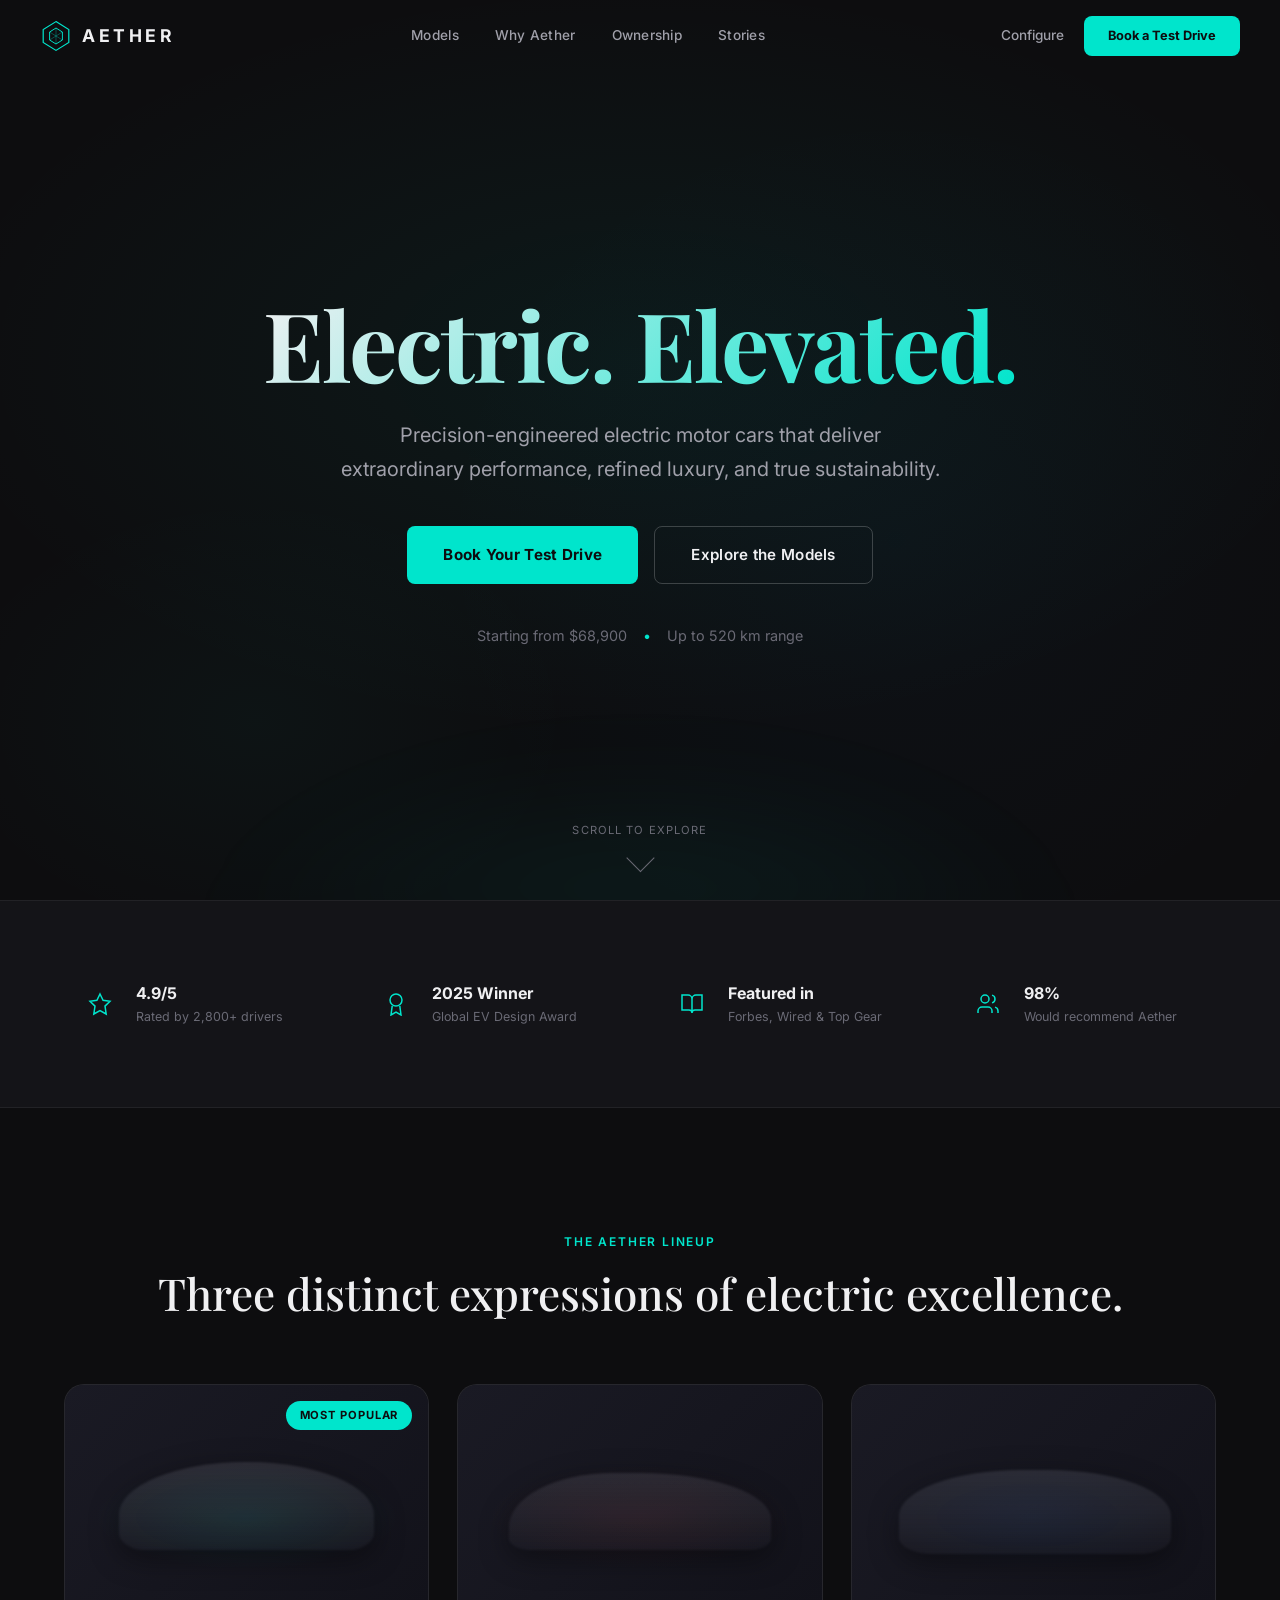
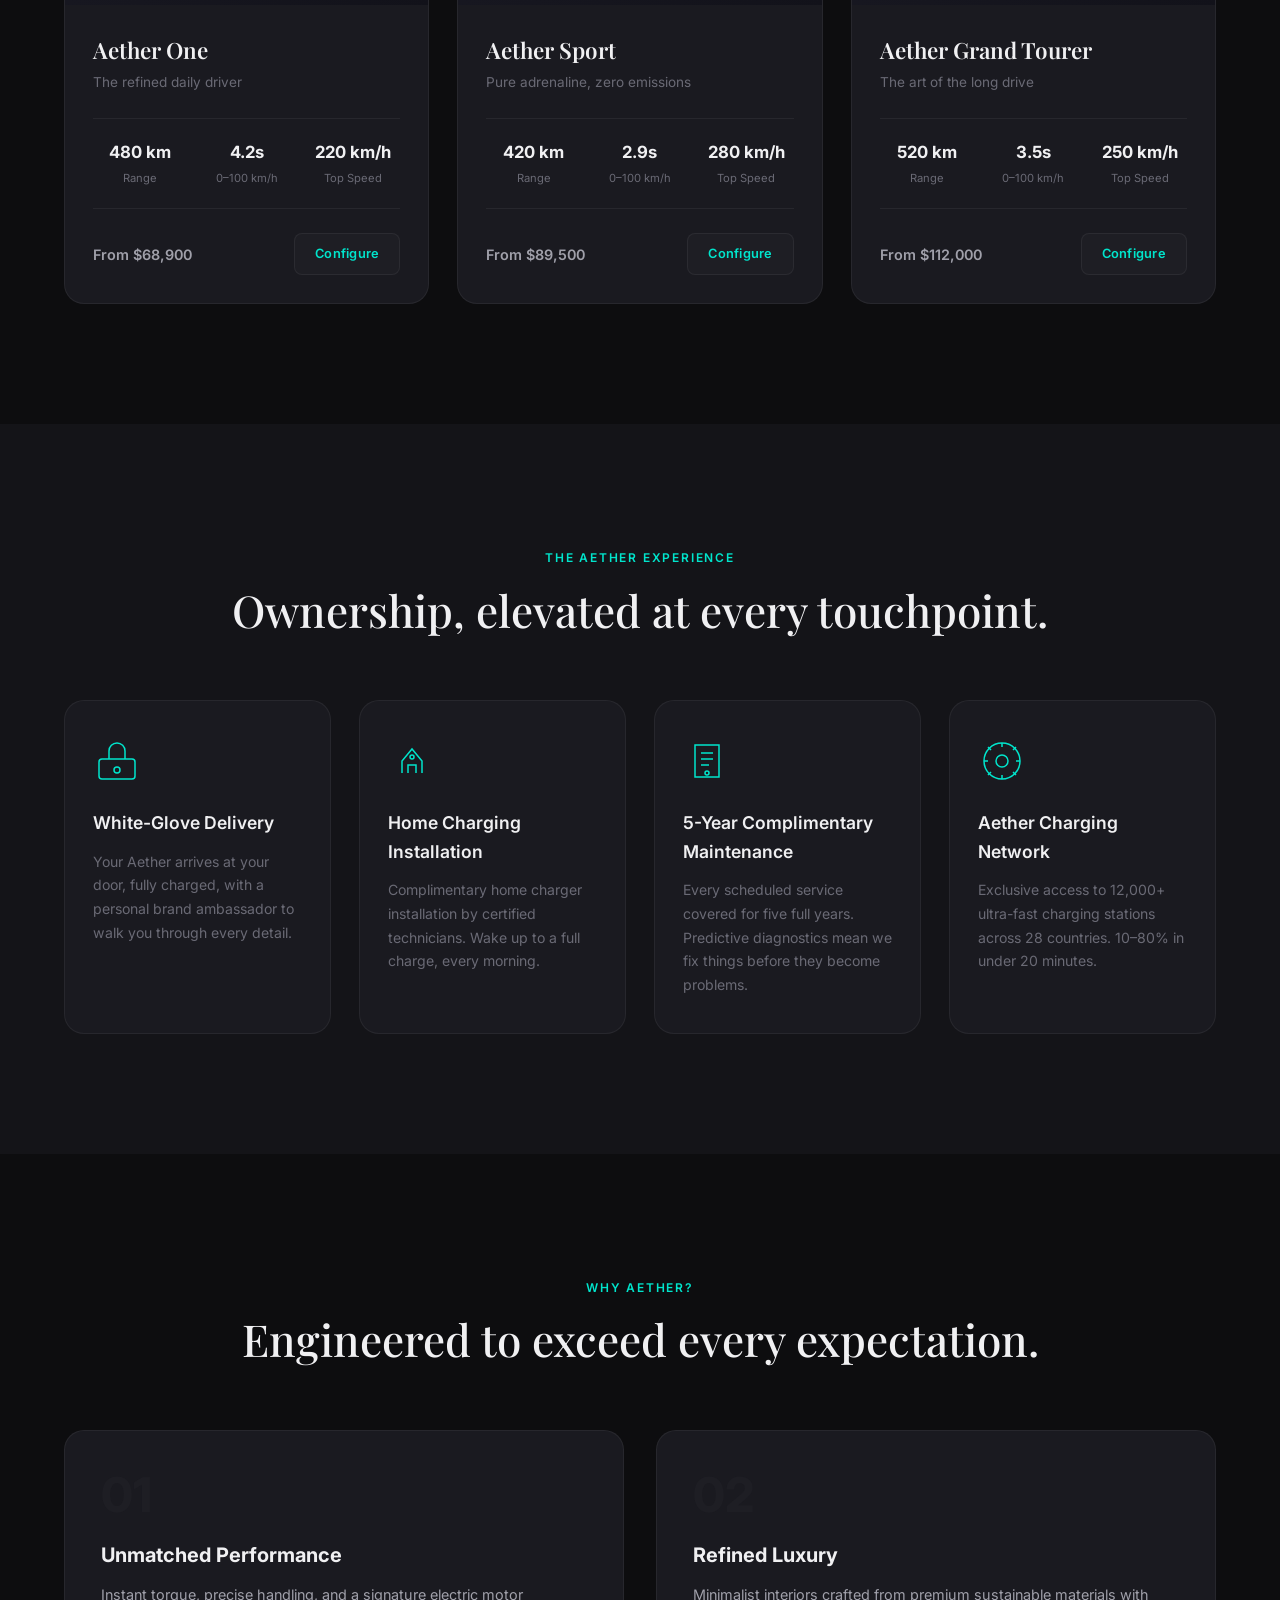
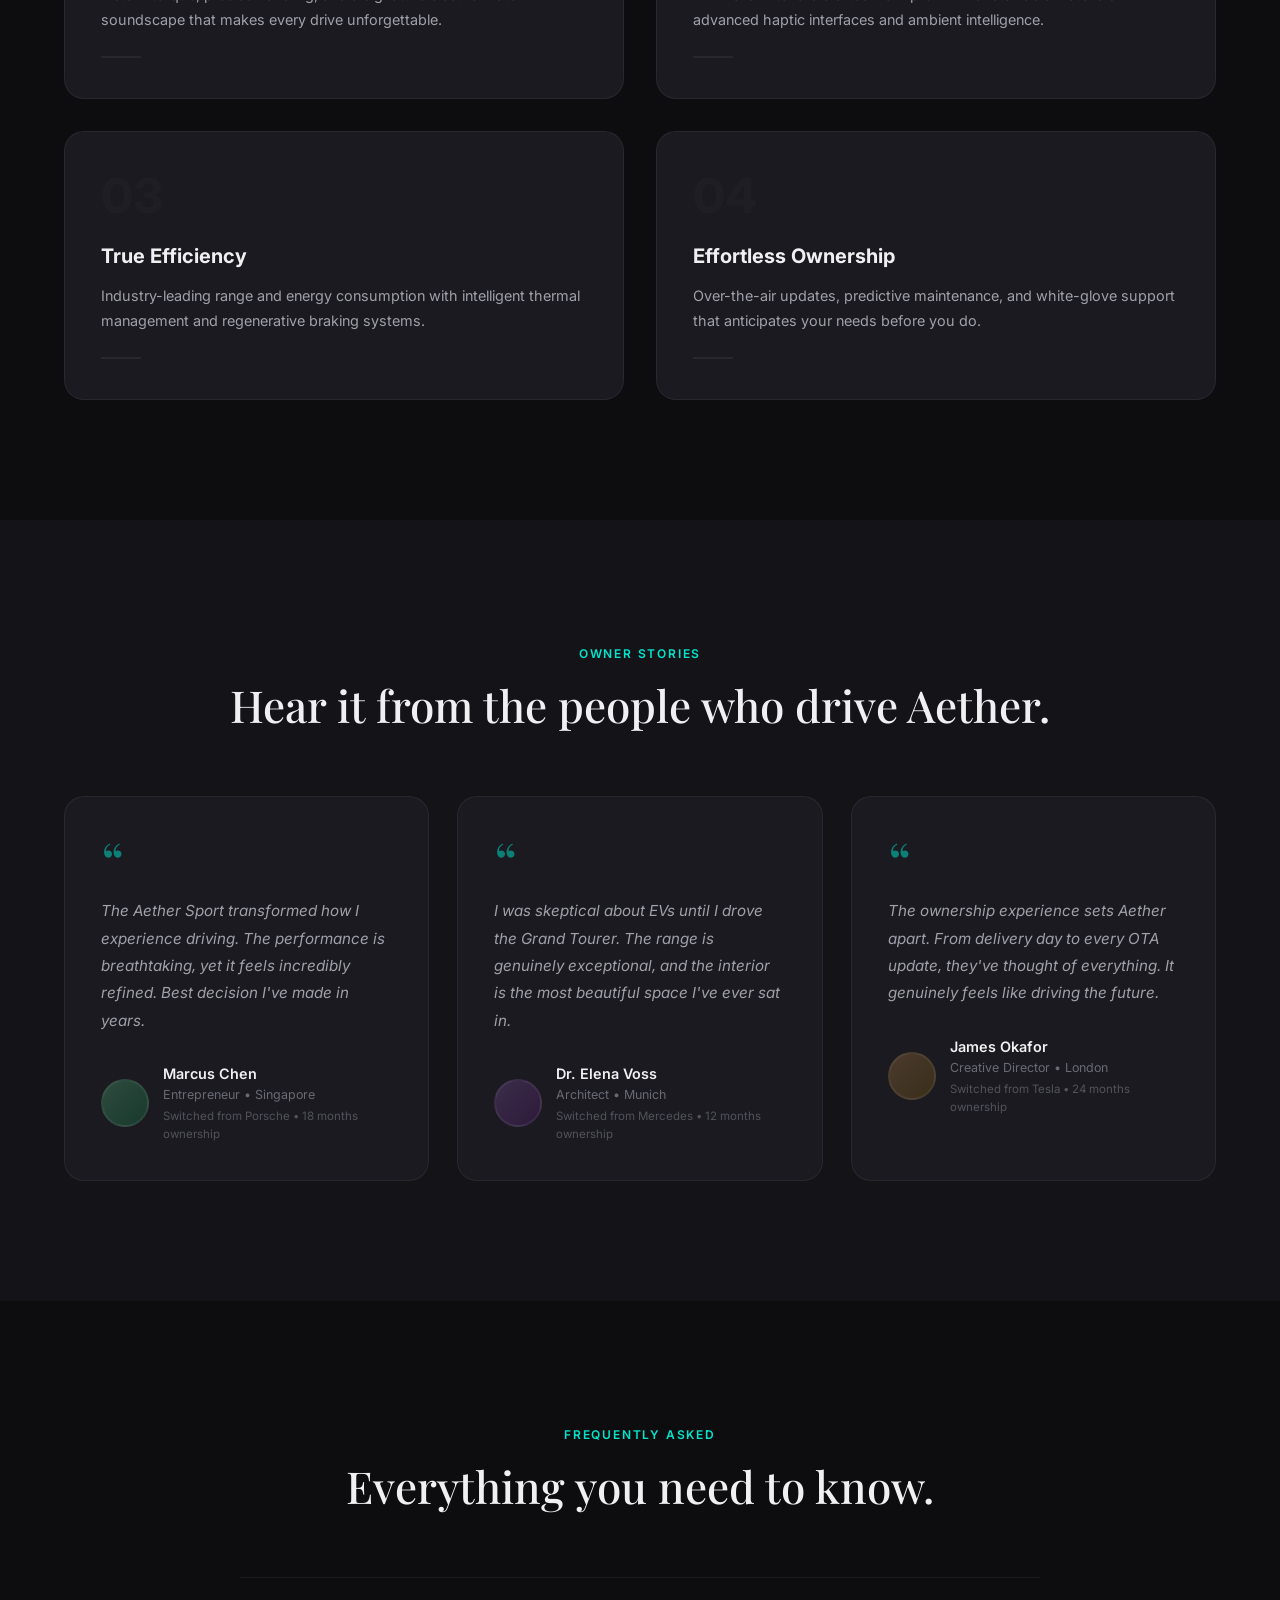
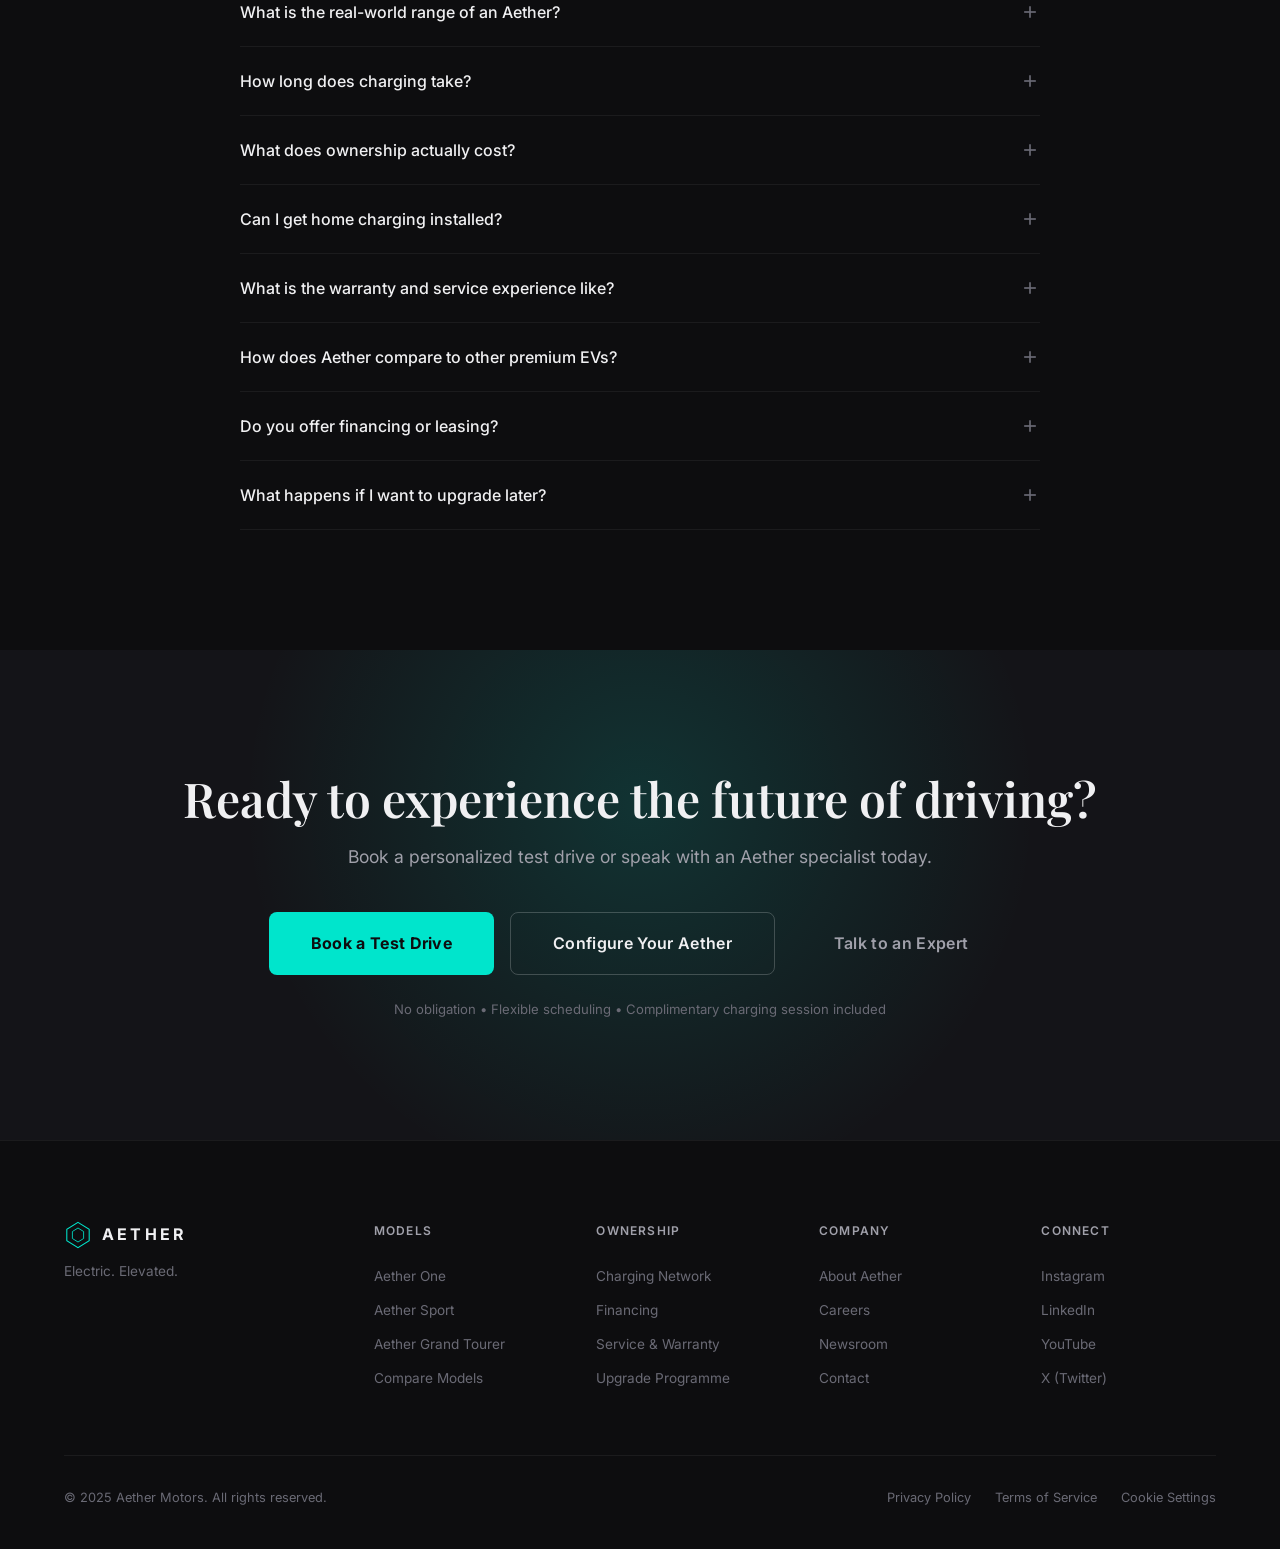
<file: aether-motors/index.html>
<!DOCTYPE html>
<html lang="en">
<head>
  <meta charset="UTF-8">
  <meta name="viewport" content="width=device-width, initial-scale=1.0">
  <title>Aether Motors — Electric. Elevated.</title>
  <meta name="description" content="Precision-engineered electric motor cars that deliver extraordinary performance, refined luxury, and true sustainability.">
  <link rel="preconnect" href="https://fonts.googleapis.com">
  <link rel="preconnect" href="https://fonts.gstatic.com" crossorigin>
  <link href="https://fonts.googleapis.com/css2?family=Inter:wght@300;400;500;600;700;800&family=Playfair+Display:wght@400;500;600;700&display=swap" rel="stylesheet">
  <link rel="stylesheet" href="style.css">
</head>
<body>
  <!-- ========== HEADER / NAVIGATION ========== -->
  <header class="header" id="header">
    <div class="header__inner">
      <a href="#" class="header__logo">
        <svg class="header__logo-icon" viewBox="0 0 40 40" fill="none" xmlns="http://www.w3.org/2000/svg">
          <path d="M20 2L36 12v16L20 38 4 28V12L20 2z" stroke="currentColor" stroke-width="1.5" fill="none"/>
          <path d="M20 10l8 5v10l-8 5-8-5V15l8-5z" stroke="currentColor" stroke-width="1.2" fill="none"/>
          <path d="M20 10v20M12 15l16 10M28 15L12 25" stroke="currentColor" stroke-width="0.8" opacity="0.5"/>
        </svg>
        <span class="header__logo-text">AETHER</span>
      </a>
      <nav class="header__nav" id="mainNav">
        <a href="#models" class="header__nav-link">Models</a>
        <a href="#benefits" class="header__nav-link">Why Aether</a>
        <a href="#ownership" class="header__nav-link">Ownership</a>
        <a href="#testimonials" class="header__nav-link">Stories</a>
      </nav>
      <div class="header__actions">
        <a href="#configure" class="header__configure">Configure</a>
        <a href="#cta" class="header__cta-btn">Book a Test Drive</a>
      </div>
      <button class="header__hamburger" id="hamburger" aria-label="Open menu">
        <span></span><span></span><span></span>
      </button>
    </div>
    <!-- Mobile menu -->
    <div class="mobile-menu" id="mobileMenu">
      <nav class="mobile-menu__nav">
        <a href="#models" class="mobile-menu__link">Models</a>
        <a href="#benefits" class="mobile-menu__link">Why Aether</a>
        <a href="#ownership" class="mobile-menu__link">Ownership</a>
        <a href="#testimonials" class="mobile-menu__link">Stories</a>
        <a href="#configure" class="mobile-menu__link">Configure</a>
        <a href="#cta" class="mobile-menu__cta">Book a Test Drive</a>
      </nav>
    </div>
  </header>

  <!-- ========== HERO SECTION ========== -->
  <section class="hero" id="hero">
    <div class="hero__bg">
      <div class="hero__gradient"></div>
      <div class="hero__particles" id="heroParticles"></div>
    </div>
    <div class="hero__content">
      <h1 class="hero__headline reveal-up">Electric. Elevated.</h1>
      <p class="hero__subheadline reveal-up delay-1">Precision-engineered electric motor cars that deliver extraordinary performance, refined luxury, and true sustainability.</p>
      <div class="hero__ctas reveal-up delay-2">
        <a href="#cta" class="btn btn--primary btn--lg">Book Your Test Drive</a>
        <a href="#models" class="btn btn--outline btn--lg">Explore the Models</a>
      </div>
      <div class="hero__trust reveal-up delay-3">
        <span class="hero__trust-item">Starting from $68,900</span>
        <span class="hero__trust-divider">•</span>
        <span class="hero__trust-item">Up to 520 km range</span>
      </div>
    </div>
    <div class="hero__car-visual">
      <div class="hero__car-silhouette"></div>
    </div>
    <div class="hero__scroll-indicator">
      <span>Scroll to explore</span>
      <div class="hero__scroll-arrow"></div>
    </div>
  </section>

  <!-- ========== TRUST ELEMENTS ========== -->
  <section class="trust" id="trust">
    <div class="container">
      <div class="trust__grid">
        <div class="trust__item reveal-up">
          <div class="trust__icon">
            <svg viewBox="0 0 24 24" fill="none" stroke="currentColor" stroke-width="1.5"><path d="M12 2l3.09 6.26L22 9.27l-5 4.87L18.18 22 12 18.56 5.82 22 7 14.14l-5-4.87 6.91-1.01L12 2z"/></svg>
          </div>
          <div class="trust__text">
            <span class="trust__stat">4.9/5</span>
            <span class="trust__label">Rated by 2,800+ drivers</span>
          </div>
        </div>
        <div class="trust__item reveal-up delay-1">
          <div class="trust__icon">
            <svg viewBox="0 0 24 24" fill="none" stroke="currentColor" stroke-width="1.5"><circle cx="12" cy="8" r="6"/><path d="M8.21 13.89L7 23l5-3 5 3-1.21-9.12"/></svg>
          </div>
          <div class="trust__text">
            <span class="trust__stat">2025 Winner</span>
            <span class="trust__label">Global EV Design Award</span>
          </div>
        </div>
        <div class="trust__item reveal-up delay-2">
          <div class="trust__icon">
            <svg viewBox="0 0 24 24" fill="none" stroke="currentColor" stroke-width="1.5"><path d="M2 3h6a4 4 0 0 1 4 4v14a3 3 0 0 0-3-3H2zM22 3h-6a4 4 0 0 0-4 4v14a3 3 0 0 1 3-3h7z"/></svg>
          </div>
          <div class="trust__text">
            <span class="trust__stat">Featured in</span>
            <span class="trust__label">Forbes, Wired & Top Gear</span>
          </div>
        </div>
        <div class="trust__item reveal-up delay-3">
          <div class="trust__icon">
            <svg viewBox="0 0 24 24" fill="none" stroke="currentColor" stroke-width="1.5"><path d="M16 21v-2a4 4 0 0 0-4-4H6a4 4 0 0 0-4 4v2"/><circle cx="9" cy="7" r="4"/><path d="M22 21v-2a4 4 0 0 0-3-3.87M16 3.13a4 4 0 0 1 0 7.75"/></svg>
          </div>
          <div class="trust__text">
            <span class="trust__stat">98%</span>
            <span class="trust__label">Would recommend Aether</span>
          </div>
        </div>
      </div>
    </div>
  </section>

  <!-- ========== MODELS OVERVIEW ========== -->
  <section class="models" id="models">
    <div class="container">
      <div class="section-header reveal-up">
        <span class="section-label">The Aether Lineup</span>
        <h2 class="section-title">Three distinct expressions of electric excellence.</h2>
      </div>
      <div class="models__grid">
        <!-- Aether One -->
        <div class="models__card reveal-up">
          <div class="models__card-image">
            <div class="models__car-render models__car-render--one"></div>
            <div class="models__card-badge">Most Popular</div>
          </div>
          <div class="models__card-body">
            <h3 class="models__card-name">Aether One</h3>
            <p class="models__card-tagline">The refined daily driver</p>
            <div class="models__card-specs">
              <div class="models__spec">
                <span class="models__spec-value">480 km</span>
                <span class="models__spec-label">Range</span>
              </div>
              <div class="models__spec">
                <span class="models__spec-value">4.2s</span>
                <span class="models__spec-label">0–100 km/h</span>
              </div>
              <div class="models__spec">
                <span class="models__spec-value">220 km/h</span>
                <span class="models__spec-label">Top Speed</span>
              </div>
            </div>
            <div class="models__card-footer">
              <span class="models__price">From $68,900</span>
              <a href="#configure" class="btn btn--secondary btn--sm">Configure</a>
            </div>
          </div>
        </div>
        <!-- Aether Sport -->
        <div class="models__card reveal-up delay-1">
          <div class="models__card-image">
            <div class="models__car-render models__car-render--sport"></div>
          </div>
          <div class="models__card-body">
            <h3 class="models__card-name">Aether Sport</h3>
            <p class="models__card-tagline">Pure adrenaline, zero emissions</p>
            <div class="models__card-specs">
              <div class="models__spec">
                <span class="models__spec-value">420 km</span>
                <span class="models__spec-label">Range</span>
              </div>
              <div class="models__spec">
                <span class="models__spec-value">2.9s</span>
                <span class="models__spec-label">0–100 km/h</span>
              </div>
              <div class="models__spec">
                <span class="models__spec-value">280 km/h</span>
                <span class="models__spec-label">Top Speed</span>
              </div>
            </div>
            <div class="models__card-footer">
              <span class="models__price">From $89,500</span>
              <a href="#configure" class="btn btn--secondary btn--sm">Configure</a>
            </div>
          </div>
        </div>
        <!-- Aether Grand Tourer -->
        <div class="models__card reveal-up delay-2">
          <div class="models__card-image">
            <div class="models__car-render models__car-render--gt"></div>
          </div>
          <div class="models__card-body">
            <h3 class="models__card-name">Aether Grand Tourer</h3>
            <p class="models__card-tagline">The art of the long drive</p>
            <div class="models__card-specs">
              <div class="models__spec">
                <span class="models__spec-value">520 km</span>
                <span class="models__spec-label">Range</span>
              </div>
              <div class="models__spec">
                <span class="models__spec-value">3.5s</span>
                <span class="models__spec-label">0–100 km/h</span>
              </div>
              <div class="models__spec">
                <span class="models__spec-value">250 km/h</span>
                <span class="models__spec-label">Top Speed</span>
              </div>
            </div>
            <div class="models__card-footer">
              <span class="models__price">From $112,000</span>
              <a href="#configure" class="btn btn--secondary btn--sm">Configure</a>
            </div>
          </div>
        </div>
      </div>
    </div>
  </section>

  <!-- ========== OWNERSHIP EXPERIENCE ========== -->
  <section class="ownership" id="ownership">
    <div class="container">
      <div class="section-header reveal-up">
        <span class="section-label">The Aether Experience</span>
        <h2 class="section-title">Ownership, elevated at every touchpoint.</h2>
      </div>
      <div class="ownership__grid">
        <div class="ownership__card reveal-up">
          <div class="ownership__icon">
            <svg viewBox="0 0 48 48" fill="none" stroke="currentColor" stroke-width="1.5"><rect x="6" y="22" width="36" height="20" rx="3"/><path d="M16 22V14a8 8 0 0 1 16 0v8"/><circle cx="24" cy="33" r="3"/></svg>
          </div>
          <h3 class="ownership__card-title">White-Glove Delivery</h3>
          <p class="ownership__card-desc">Your Aether arrives at your door, fully charged, with a personal brand ambassador to walk you through every detail.</p>
        </div>
        <div class="ownership__card reveal-up delay-1">
          <div class="ownership__icon">
            <svg viewBox="0 0 48 48" fill="none" stroke="currentColor" stroke-width="1.5"><path d="M14 36V24l10-12 10 12v12"/><path d="M20 36v-8h8v8"/><circle cx="24" cy="20" r="2"/></svg>
          </div>
          <h3 class="ownership__card-title">Home Charging Installation</h3>
          <p class="ownership__card-desc">Complimentary home charger installation by certified technicians. Wake up to a full charge, every morning.</p>
        </div>
        <div class="ownership__card reveal-up delay-2">
          <div class="ownership__icon">
            <svg viewBox="0 0 48 48" fill="none" stroke="currentColor" stroke-width="1.5"><path d="M12 8h24v32H12z"/><path d="M18 16h12M18 22h12M18 28h8"/><circle cx="24" cy="36" r="2"/></svg>
          </div>
          <h3 class="ownership__card-title">5-Year Complimentary Maintenance</h3>
          <p class="ownership__card-desc">Every scheduled service covered for five full years. Predictive diagnostics mean we fix things before they become problems.</p>
        </div>
        <div class="ownership__card reveal-up delay-3">
          <div class="ownership__icon">
            <svg viewBox="0 0 48 48" fill="none" stroke="currentColor" stroke-width="1.5"><circle cx="24" cy="24" r="18"/><path d="M24 6v4M24 38v4M6 24h4M38 24h4M10 10l3 3M35 35l3 3M10 38l3-3M35 13l3-3"/><circle cx="24" cy="24" r="6"/></svg>
          </div>
          <h3 class="ownership__card-title">Aether Charging Network</h3>
          <p class="ownership__card-desc">Exclusive access to 12,000+ ultra-fast charging stations across 28 countries. 10–80% in under 20 minutes.</p>
        </div>
      </div>
    </div>
  </section>

  <!-- ========== BENEFITS SECTION ========== -->
  <section class="benefits" id="benefits">
    <div class="container">
      <div class="section-header reveal-up">
        <span class="section-label">Why Aether?</span>
        <h2 class="section-title">Engineered to exceed every expectation.</h2>
      </div>
      <div class="benefits__grid">
        <div class="benefits__card reveal-up">
          <div class="benefits__number">01</div>
          <h3 class="benefits__card-title">Unmatched Performance</h3>
          <p class="benefits__card-desc">Instant torque, precise handling, and a signature electric motor soundscape that makes every drive unforgettable.</p>
          <div class="benefits__line"></div>
        </div>
        <div class="benefits__card reveal-up delay-1">
          <div class="benefits__number">02</div>
          <h3 class="benefits__card-title">Refined Luxury</h3>
          <p class="benefits__card-desc">Minimalist interiors crafted from premium sustainable materials with advanced haptic interfaces and ambient intelligence.</p>
          <div class="benefits__line"></div>
        </div>
        <div class="benefits__card reveal-up delay-2">
          <div class="benefits__number">03</div>
          <h3 class="benefits__card-title">True Efficiency</h3>
          <p class="benefits__card-desc">Industry-leading range and energy consumption with intelligent thermal management and regenerative braking systems.</p>
          <div class="benefits__line"></div>
        </div>
        <div class="benefits__card reveal-up delay-3">
          <div class="benefits__number">04</div>
          <h3 class="benefits__card-title">Effortless Ownership</h3>
          <p class="benefits__card-desc">Over-the-air updates, predictive maintenance, and white-glove support that anticipates your needs before you do.</p>
          <div class="benefits__line"></div>
        </div>
      </div>
    </div>
  </section>

  <!-- ========== TESTIMONIALS ========== -->
  <section class="testimonials" id="testimonials">
    <div class="container">
      <div class="section-header reveal-up">
        <span class="section-label">Owner Stories</span>
        <h2 class="section-title">Hear it from the people who drive Aether.</h2>
      </div>
      <div class="testimonials__grid">
        <div class="testimonials__card reveal-up">
          <div class="testimonials__quote-mark">&ldquo;</div>
          <blockquote class="testimonials__quote">The Aether Sport transformed how I experience driving. The performance is breathtaking, yet it feels incredibly refined. Best decision I've made in years.</blockquote>
          <div class="testimonials__author">
            <div class="testimonials__avatar testimonials__avatar--1"></div>
            <div class="testimonials__author-info">
              <span class="testimonials__name">Marcus Chen</span>
              <span class="testimonials__title">Entrepreneur • Singapore</span>
              <span class="testimonials__meta">Switched from Porsche • 18 months ownership</span>
            </div>
          </div>
        </div>
        <div class="testimonials__card reveal-up delay-1">
          <div class="testimonials__quote-mark">&ldquo;</div>
          <blockquote class="testimonials__quote">I was skeptical about EVs until I drove the Grand Tourer. The range is genuinely exceptional, and the interior is the most beautiful space I've ever sat in.</blockquote>
          <div class="testimonials__author">
            <div class="testimonials__avatar testimonials__avatar--2"></div>
            <div class="testimonials__author-info">
              <span class="testimonials__name">Dr. Elena Voss</span>
              <span class="testimonials__title">Architect • Munich</span>
              <span class="testimonials__meta">Switched from Mercedes • 12 months ownership</span>
            </div>
          </div>
        </div>
        <div class="testimonials__card reveal-up delay-2">
          <div class="testimonials__quote-mark">&ldquo;</div>
          <blockquote class="testimonials__quote">The ownership experience sets Aether apart. From delivery day to every OTA update, they've thought of everything. It genuinely feels like driving the future.</blockquote>
          <div class="testimonials__author">
            <div class="testimonials__avatar testimonials__avatar--3"></div>
            <div class="testimonials__author-info">
              <span class="testimonials__name">James Okafor</span>
              <span class="testimonials__title">Creative Director • London</span>
              <span class="testimonials__meta">Switched from Tesla • 24 months ownership</span>
            </div>
          </div>
        </div>
      </div>
    </div>
  </section>

  <!-- ========== FAQs ========== -->
  <section class="faq" id="faq">
    <div class="container">
      <div class="section-header reveal-up">
        <span class="section-label">Frequently Asked</span>
        <h2 class="section-title">Everything you need to know.</h2>
      </div>
      <div class="faq__list reveal-up">
        <div class="faq__item">
          <button class="faq__question" aria-expanded="false">
            <span>What is the real-world range of an Aether?</span>
            <svg class="faq__icon" viewBox="0 0 24 24" fill="none" stroke="currentColor" stroke-width="2"><line x1="12" y1="5" x2="12" y2="19"/><line x1="5" y1="12" x2="19" y2="12"/></svg>
          </button>
          <div class="faq__answer">
            <p>Real-world range varies by model: the Aether One achieves 430–480 km, the Sport 380–420 km, and the Grand Tourer 470–520 km under normal driving conditions. Our intelligent thermal management and regenerative braking systems optimize efficiency continuously.</p>
          </div>
        </div>
        <div class="faq__item">
          <button class="faq__question" aria-expanded="false">
            <span>How long does charging take?</span>
            <svg class="faq__icon" viewBox="0 0 24 24" fill="none" stroke="currentColor" stroke-width="2"><line x1="12" y1="5" x2="12" y2="19"/><line x1="5" y1="12" x2="19" y2="12"/></svg>
          </button>
          <div class="faq__answer">
            <p>On the Aether Charging Network, you can go from 10% to 80% in under 20 minutes. Home charging with the included Level 2 charger provides a full charge overnight (approximately 8–10 hours from empty).</p>
          </div>
        </div>
        <div class="faq__item">
          <button class="faq__question" aria-expanded="false">
            <span>What does ownership actually cost?</span>
            <svg class="faq__icon" viewBox="0 0 24 24" fill="none" stroke="currentColor" stroke-width="2"><line x1="12" y1="5" x2="12" y2="19"/><line x1="5" y1="12" x2="19" y2="12"/></svg>
          </button>
          <div class="faq__answer">
            <p>Aether ownership is designed to be transparent. With 5 years of complimentary maintenance, no fuel costs, and lower insurance premiums, most owners report 40–60% lower total cost of ownership compared to equivalent luxury ICE vehicles.</p>
          </div>
        </div>
        <div class="faq__item">
          <button class="faq__question" aria-expanded="false">
            <span>Can I get home charging installed?</span>
            <svg class="faq__icon" viewBox="0 0 24 24" fill="none" stroke="currentColor" stroke-width="2"><line x1="12" y1="5" x2="12" y2="19"/><line x1="5" y1="12" x2="19" y2="12"/></svg>
          </button>
          <div class="faq__answer">
            <p>Absolutely. Every Aether purchase includes complimentary home charger installation by our certified technicians. We handle the survey, electrical work, and setup — you just tell us where you'd like it.</p>
          </div>
        </div>
        <div class="faq__item">
          <button class="faq__question" aria-expanded="false">
            <span>What is the warranty and service experience like?</span>
            <svg class="faq__icon" viewBox="0 0 24 24" fill="none" stroke="currentColor" stroke-width="2"><line x1="12" y1="5" x2="12" y2="19"/><line x1="5" y1="12" x2="19" y2="12"/></svg>
          </button>
          <div class="faq__answer">
            <p>Every Aether comes with an 8-year/160,000 km battery warranty and a 5-year comprehensive vehicle warranty. Service is handled by mobile technicians who come to you, or at our boutique service centres worldwide.</p>
          </div>
        </div>
        <div class="faq__item">
          <button class="faq__question" aria-expanded="false">
            <span>How does Aether compare to other premium EVs?</span>
            <svg class="faq__icon" viewBox="0 0 24 24" fill="none" stroke="currentColor" stroke-width="2"><line x1="12" y1="5" x2="12" y2="19"/><line x1="5" y1="12" x2="19" y2="12"/></svg>
          </button>
          <div class="faq__answer">
            <p>Aether consistently outperforms competitors on range efficiency, interior quality, and ownership satisfaction. Our 98% recommendation rate and 4.9/5 owner rating speak for themselves. We invite you to book a test drive and experience the difference.</p>
          </div>
        </div>
        <div class="faq__item">
          <button class="faq__question" aria-expanded="false">
            <span>Do you offer financing or leasing?</span>
            <svg class="faq__icon" viewBox="0 0 24 24" fill="none" stroke="currentColor" stroke-width="2"><line x1="12" y1="5" x2="12" y2="19"/><line x1="5" y1="12" x2="19" y2="12"/></svg>
          </button>
          <div class="faq__answer">
            <p>Yes. We offer flexible financing from 1.9% APR and competitive leasing options. Our ownership specialists will create a tailored plan that works for your budget and lifestyle.</p>
          </div>
        </div>
        <div class="faq__item">
          <button class="faq__question" aria-expanded="false">
            <span>What happens if I want to upgrade later?</span>
            <svg class="faq__icon" viewBox="0 0 24 24" fill="none" stroke="currentColor" stroke-width="2"><line x1="12" y1="5" x2="12" y2="19"/><line x1="5" y1="12" x2="19" y2="12"/></svg>
          </button>
          <div class="faq__answer">
            <p>Our Aether Upgrade Programme offers guaranteed future value and priority access to new models. Simply return your current Aether and seamlessly transition to the latest model with preferential pricing.</p>
          </div>
        </div>
      </div>
    </div>
  </section>

  <!-- ========== FINAL CTA ========== -->
  <section class="final-cta" id="cta">
    <div class="container">
      <div class="final-cta__content reveal-up">
        <h2 class="final-cta__headline">Ready to experience the future of driving?</h2>
        <p class="final-cta__sub">Book a personalized test drive or speak with an Aether specialist today.</p>
        <div class="final-cta__buttons">
          <a href="#" class="btn btn--primary btn--xl">Book a Test Drive</a>
          <a href="#" class="btn btn--outline btn--xl">Configure Your Aether</a>
          <a href="#" class="btn btn--ghost btn--xl">Talk to an Expert</a>
        </div>
        <p class="final-cta__reassurance">No obligation &bull; Flexible scheduling &bull; Complimentary charging session included</p>
      </div>
    </div>
  </section>

  <!-- ========== FOOTER ========== -->
  <footer class="footer">
    <div class="container">
      <div class="footer__grid">
        <div class="footer__brand">
          <a href="#" class="footer__logo">
            <svg class="footer__logo-icon" viewBox="0 0 40 40" fill="none" xmlns="http://www.w3.org/2000/svg">
              <path d="M20 2L36 12v16L20 38 4 28V12L20 2z" stroke="currentColor" stroke-width="1.5" fill="none"/>
              <path d="M20 10l8 5v10l-8 5-8-5V15l8-5z" stroke="currentColor" stroke-width="1.2" fill="none"/>
            </svg>
            <span>AETHER</span>
          </a>
          <p class="footer__tagline">Electric. Elevated.</p>
        </div>
        <div class="footer__links-group">
          <h4 class="footer__heading">Models</h4>
          <a href="#" class="footer__link">Aether One</a>
          <a href="#" class="footer__link">Aether Sport</a>
          <a href="#" class="footer__link">Aether Grand Tourer</a>
          <a href="#" class="footer__link">Compare Models</a>
        </div>
        <div class="footer__links-group">
          <h4 class="footer__heading">Ownership</h4>
          <a href="#" class="footer__link">Charging Network</a>
          <a href="#" class="footer__link">Financing</a>
          <a href="#" class="footer__link">Service & Warranty</a>
          <a href="#" class="footer__link">Upgrade Programme</a>
        </div>
        <div class="footer__links-group">
          <h4 class="footer__heading">Company</h4>
          <a href="#" class="footer__link">About Aether</a>
          <a href="#" class="footer__link">Careers</a>
          <a href="#" class="footer__link">Newsroom</a>
          <a href="#" class="footer__link">Contact</a>
        </div>
        <div class="footer__links-group">
          <h4 class="footer__heading">Connect</h4>
          <a href="#" class="footer__link">Instagram</a>
          <a href="#" class="footer__link">LinkedIn</a>
          <a href="#" class="footer__link">YouTube</a>
          <a href="#" class="footer__link">X (Twitter)</a>
        </div>
      </div>
      <div class="footer__bottom">
        <p>&copy; 2025 Aether Motors. All rights reserved.</p>
        <div class="footer__legal">
          <a href="#">Privacy Policy</a>
          <a href="#">Terms of Service</a>
          <a href="#">Cookie Settings</a>
        </div>
      </div>
    </div>
  </footer>

  <!-- Sticky Mobile CTA -->
  <div class="mobile-sticky-cta" id="mobileCta">
    <a href="#cta" class="btn btn--primary btn--mobile-sticky">Book Test Drive</a>
  </div>

  <script src="script.js"></script>
</body>
</html>
</file>
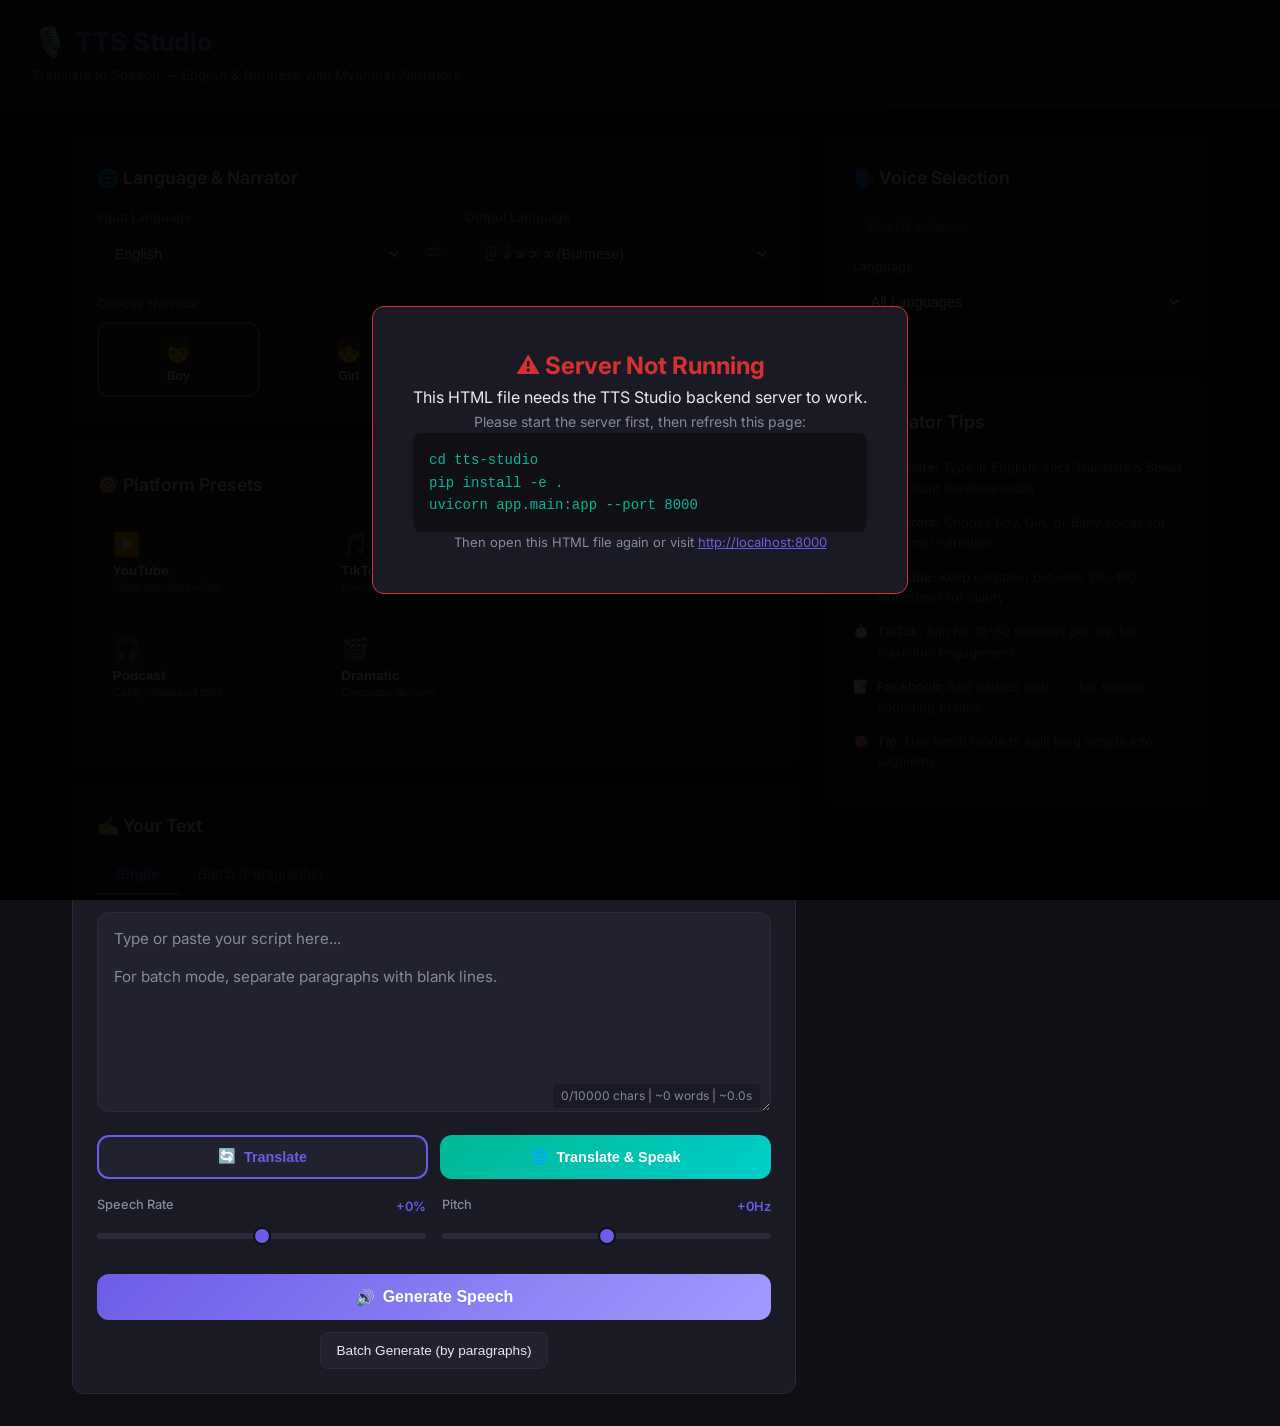
<file: tts-studio.html>
<!DOCTYPE html>
<html lang="en">
<head>
    <meta charset="UTF-8">
    <meta name="viewport" content="width=device-width, initial-scale=1.0">
    <title>TTS Studio — Translate to Speech</title>
    <link rel="preconnect" href="https://fonts.googleapis.com">
    <link href="https://fonts.googleapis.com/css2?family=Inter:wght@400;500;600;700&display=swap" rel="stylesheet">
    <style>
:root {
    --bg: #0f0f14;
    --surface: #1a1a24;
    --surface-2: #22222e;
    --border: #2a2a3a;
    --text: #e8e8f0;
    --text-muted: #8888a0;
    --primary: #6c5ce7;
    --primary-hover: #7d6ff0;
    --accent-yt: #ff0000;
    --accent-tt: #00f2ea;
    --accent-fb: #1877f2;
    --accent-pod: #1db954;
    --accent-drama: #e17055;
    --success: #00b894;
    --danger: #d63031;
    --radius: 12px;
    --shadow: 0 4px 24px rgba(0,0,0,0.3);
}

* { margin: 0; padding: 0; box-sizing: border-box; }

body {
    font-family: 'Inter', -apple-system, BlinkMacSystemFont, 'Segoe UI', sans-serif;
    background: var(--bg);
    color: var(--text);
    min-height: 100vh;
    line-height: 1.6;
}

.app-header {
    background: linear-gradient(135deg, var(--surface) 0%, var(--surface-2) 100%);
    border-bottom: 1px solid var(--border);
    padding: 1.2rem 2rem;
    display: flex;
    align-items: center;
    justify-content: space-between;
}

.app-header h1 {
    font-size: 1.6rem;
    font-weight: 700;
    background: linear-gradient(135deg, var(--primary), #a29bfe);
    -webkit-background-clip: text;
    -webkit-text-fill-color: transparent;
    display: flex;
    align-items: center;
    gap: 0.5rem;
}

.app-header h1 .icon { font-size: 1.8rem; -webkit-text-fill-color: initial; }

.app-header .subtitle {
    color: var(--text-muted);
    font-size: 0.85rem;
}

.main-container {
    max-width: 1200px;
    margin: 0 auto;
    padding: 2rem;
    display: grid;
    grid-template-columns: 1fr 380px;
    gap: 2rem;
}

.card {
    background: var(--surface);
    border: 1px solid var(--border);
    border-radius: var(--radius);
    padding: 1.5rem;
}

.card-title {
    font-size: 1.1rem;
    font-weight: 600;
    margin-bottom: 1rem;
    display: flex;
    align-items: center;
    gap: 0.5rem;
}

/* Language & Narrator Selection */
.lang-narrator-row {
    display: flex;
    align-items: flex-end;
    gap: 0.75rem;
    margin-bottom: 1.25rem;
}

.lang-group { flex: 1; }

.lang-group select {
    width: 100%;
    background: var(--surface-2);
    border: 1px solid var(--border);
    border-radius: 8px;
    padding: 0.6rem 0.8rem;
    color: var(--text);
    font-size: 0.9rem;
    cursor: pointer;
}

.swap-btn {
    background: var(--surface-2);
    border: 1px solid var(--border);
    border-radius: 50%;
    width: 38px;
    height: 38px;
    color: var(--primary);
    font-size: 1.2rem;
    cursor: pointer;
    transition: all 0.2s;
    display: flex;
    align-items: center;
    justify-content: center;
    flex-shrink: 0;
    margin-bottom: 0.2rem;
}

.swap-btn:hover {
    background: rgba(108, 92, 231, 0.15);
    border-color: var(--primary);
    transform: rotate(180deg);
}

.narrator-section { margin-top: 0.5rem; }

.narrator-grid {
    display: grid;
    grid-template-columns: repeat(4, 1fr);
    gap: 0.5rem;
    margin-top: 0.5rem;
}

.narrator-btn {
    background: var(--surface-2);
    border: 2px solid var(--border);
    border-radius: var(--radius);
    padding: 0.75rem 0.5rem;
    cursor: pointer;
    transition: all 0.2s ease;
    text-align: center;
    color: var(--text);
    display: flex;
    flex-direction: column;
    align-items: center;
    gap: 0.3rem;
}

.narrator-btn:hover { border-color: var(--primary); transform: translateY(-2px); }
.narrator-btn.active { border-color: var(--primary); background: rgba(108, 92, 231, 0.1); }

.narrator-icon { font-size: 1.5rem; }
.narrator-label { font-size: 0.75rem; font-weight: 600; line-height: 1.2; }

/* Translation Preview */
.translation-preview {
    background: var(--surface-2);
    border: 1px solid var(--border);
    border-radius: var(--radius);
    padding: 1rem;
    margin-bottom: 1rem;
}

.translation-header {
    display: flex;
    justify-content: space-between;
    align-items: center;
    margin-bottom: 0.5rem;
    font-size: 0.85rem;
    font-weight: 600;
    color: var(--primary);
}

.translated-text {
    font-size: 0.95rem;
    color: var(--text);
    line-height: 1.6;
    padding: 0.5rem;
    background: var(--surface);
    border-radius: 8px;
    min-height: 2rem;
}

.btn-small {
    padding: 0.3rem 0.6rem;
    background: var(--primary);
    color: white;
    border: none;
    border-radius: 6px;
    font-size: 0.75rem;
    font-weight: 600;
    cursor: pointer;
    transition: all 0.2s;
}

.btn-small:hover { filter: brightness(1.15); }

/* Action Row */
.action-row {
    display: grid;
    grid-template-columns: 1fr 1fr;
    gap: 0.75rem;
    margin-bottom: 1rem;
}

.btn-translate,
.btn-translate-speak {
    padding: 0.7rem;
    border: none;
    border-radius: var(--radius);
    font-size: 0.9rem;
    font-weight: 600;
    cursor: pointer;
    transition: all 0.2s;
    display: flex;
    align-items: center;
    justify-content: center;
    gap: 0.5rem;
}

.btn-translate {
    background: var(--surface-2);
    color: var(--primary);
    border: 2px solid var(--primary);
}

.btn-translate:hover { background: rgba(108, 92, 231, 0.1); }
.btn-translate:disabled { opacity: 0.5; cursor: not-allowed; }

.btn-translate-speak {
    background: linear-gradient(135deg, #00b894, #00cec9);
    color: white;
}

.btn-translate-speak:hover { transform: translateY(-1px); box-shadow: 0 4px 12px rgba(0, 184, 148, 0.4); }
.btn-translate-speak:disabled { opacity: 0.5; cursor: not-allowed; transform: none; }

/* Platform Presets */
.presets-grid {
    display: grid;
    grid-template-columns: repeat(auto-fill, minmax(180px, 1fr));
    gap: 0.75rem;
    margin-bottom: 1.5rem;
}

.preset-btn {
    background: var(--surface-2);
    border: 2px solid var(--border);
    border-radius: var(--radius);
    padding: 0.85rem;
    cursor: pointer;
    transition: all 0.2s ease;
    text-align: left;
    color: var(--text);
}

.preset-btn:hover { border-color: var(--primary); transform: translateY(-2px); }
.preset-btn.active { border-color: var(--primary); background: rgba(108, 92, 231, 0.1); }

.preset-btn .preset-icon { font-size: 1.4rem; margin-bottom: 0.3rem; }
.preset-btn .preset-label { font-weight: 600; font-size: 0.85rem; }
.preset-btn .preset-desc { font-size: 0.72rem; color: var(--text-muted); margin-top: 0.2rem; }

.preset-youtube .preset-icon { color: var(--accent-yt); }
.preset-tiktok .preset-icon { color: var(--accent-tt); }
.preset-facebook .preset-icon { color: var(--accent-fb); }
.preset-podcast .preset-icon { color: var(--accent-pod); }
.preset-dramatic .preset-icon { color: var(--accent-drama); }

/* Text Input Area */
.text-area-wrapper { position: relative; margin-bottom: 1rem; }

#textInput {
    width: 100%;
    min-height: 200px;
    background: var(--surface-2);
    border: 1px solid var(--border);
    border-radius: var(--radius);
    padding: 1rem;
    color: var(--text);
    font-size: 0.95rem;
    font-family: inherit;
    resize: vertical;
    transition: border-color 0.2s;
}

#textInput:focus { outline: none; border-color: var(--primary); }

#textInput::placeholder { color: var(--text-muted); }

.char-counter {
    position: absolute;
    bottom: 0.7rem;
    right: 0.7rem;
    font-size: 0.75rem;
    color: var(--text-muted);
    background: var(--surface);
    padding: 0.15rem 0.5rem;
    border-radius: 4px;
}

/* Controls */
.controls-row {
    display: grid;
    grid-template-columns: 1fr 1fr;
    gap: 1rem;
    margin-bottom: 1rem;
}

label {
    display: block;
    font-size: 0.8rem;
    color: var(--text-muted);
    margin-bottom: 0.35rem;
    font-weight: 500;
}

select, input[type="range"] {
    width: 100%;
    background: var(--surface-2);
    border: 1px solid var(--border);
    border-radius: 8px;
    padding: 0.6rem 0.8rem;
    color: var(--text);
    font-size: 0.9rem;
    cursor: pointer;
}

select:focus { outline: none; border-color: var(--primary); }

.range-group { margin-bottom: 0.75rem; }

.range-header {
    display: flex;
    justify-content: space-between;
    align-items: center;
}

.range-value {
    font-size: 0.8rem;
    color: var(--primary);
    font-weight: 600;
}

input[type="range"] {
    -webkit-appearance: none;
    height: 6px;
    border-radius: 3px;
    background: var(--border);
    padding: 0;
    border: none;
    margin-top: 0.3rem;
}

input[type="range"]::-webkit-slider-thumb {
    -webkit-appearance: none;
    width: 18px;
    height: 18px;
    border-radius: 50%;
    background: var(--primary);
    cursor: pointer;
    border: 2px solid var(--bg);
}

/* Buttons */
.btn-primary {
    width: 100%;
    padding: 0.85rem;
    background: linear-gradient(135deg, var(--primary), #a29bfe);
    color: white;
    border: none;
    border-radius: var(--radius);
    font-size: 1rem;
    font-weight: 600;
    cursor: pointer;
    transition: all 0.2s;
    display: flex;
    align-items: center;
    justify-content: center;
    gap: 0.5rem;
}

.btn-primary:hover { transform: translateY(-1px); box-shadow: 0 6px 20px rgba(108, 92, 231, 0.4); }
.btn-primary:disabled { opacity: 0.5; cursor: not-allowed; transform: none; }

.btn-secondary {
    padding: 0.6rem 1rem;
    background: var(--surface-2);
    color: var(--text);
    border: 1px solid var(--border);
    border-radius: 8px;
    font-size: 0.85rem;
    cursor: pointer;
    transition: all 0.2s;
}

.btn-secondary:hover { border-color: var(--primary); }

/* Audio Result */
.result-section {
    margin-top: 1.5rem;
    display: none;
}

.result-section.visible { display: block; }

.audio-player-wrapper {
    background: var(--surface-2);
    border-radius: var(--radius);
    padding: 1.25rem;
    margin-bottom: 1rem;
}

.audio-player-wrapper audio {
    width: 100%;
    margin-bottom: 0.75rem;
}

.audio-meta {
    display: flex;
    justify-content: space-between;
    font-size: 0.8rem;
    color: var(--text-muted);
}

.download-btn {
    width: 100%;
    padding: 0.75rem;
    background: var(--success);
    color: white;
    border: none;
    border-radius: var(--radius);
    font-size: 0.95rem;
    font-weight: 600;
    cursor: pointer;
    transition: all 0.2s;
    display: flex;
    align-items: center;
    justify-content: center;
    gap: 0.5rem;
}

.download-btn:hover { filter: brightness(1.1); transform: translateY(-1px); }

/* Batch Results */
.batch-results { margin-top: 1rem; }

.batch-item {
    background: var(--surface-2);
    border-radius: 8px;
    padding: 0.85rem;
    margin-bottom: 0.5rem;
    display: flex;
    align-items: center;
    justify-content: space-between;
    gap: 0.75rem;
}

.batch-item .batch-text {
    flex: 1;
    font-size: 0.8rem;
    color: var(--text-muted);
    overflow: hidden;
    text-overflow: ellipsis;
    white-space: nowrap;
}

.batch-item audio { width: 200px; height: 32px; }

.batch-item .btn-secondary { white-space: nowrap; }

/* Sidebar */
.sidebar { display: flex; flex-direction: column; gap: 1.5rem; }

.voice-search {
    width: 100%;
    background: var(--surface-2);
    border: 1px solid var(--border);
    border-radius: 8px;
    padding: 0.6rem 0.8rem;
    color: var(--text);
    font-size: 0.85rem;
    margin-bottom: 0.75rem;
}

.voice-search:focus { outline: none; border-color: var(--primary); }

#voiceSelect {
    max-height: 300px;
    overflow-y: auto;
}

.voice-option {
    padding: 0.6rem 0.75rem;
    border-radius: 8px;
    cursor: pointer;
    transition: background 0.15s;
    display: flex;
    justify-content: space-between;
    align-items: center;
    font-size: 0.85rem;
}

.voice-option:hover { background: var(--surface-2); }
.voice-option.selected { background: rgba(108, 92, 231, 0.15); border: 1px solid var(--primary); }

.voice-option .voice-name { font-weight: 500; }
.voice-option .voice-gender { font-size: 0.7rem; color: var(--text-muted); }

/* Tips Card */
.tips-list {
    list-style: none;
    font-size: 0.8rem;
    color: var(--text-muted);
}

.tips-list li {
    padding: 0.4rem 0;
    border-bottom: 1px solid var(--border);
    display: flex;
    align-items: flex-start;
    gap: 0.5rem;
}

.tips-list li:last-child { border-bottom: none; }
.tips-list .tip-icon { color: var(--primary); flex-shrink: 0; }

/* Loading Spinner */
.spinner {
    display: inline-block;
    width: 20px;
    height: 20px;
    border: 2px solid rgba(255,255,255,0.3);
    border-top: 2px solid white;
    border-radius: 50%;
    animation: spin 0.8s linear infinite;
}

@keyframes spin { to { transform: rotate(360deg); } }

/* Status Messages */
.status {
    padding: 0.75rem 1rem;
    border-radius: 8px;
    font-size: 0.85rem;
    margin-top: 0.75rem;
    display: none;
}

.status.error { display: block; background: rgba(214, 48, 49, 0.1); color: var(--danger); border: 1px solid var(--danger); }
.status.success { display: block; background: rgba(0, 184, 148, 0.1); color: var(--success); border: 1px solid var(--success); }

/* Tabs */
.tabs {
    display: flex;
    gap: 0;
    margin-bottom: 1rem;
    border-bottom: 1px solid var(--border);
}

.tab {
    padding: 0.65rem 1.2rem;
    background: none;
    border: none;
    color: var(--text-muted);
    font-size: 0.9rem;
    cursor: pointer;
    border-bottom: 2px solid transparent;
    transition: all 0.2s;
}

.tab:hover { color: var(--text); }
.tab.active { color: var(--primary); border-bottom-color: var(--primary); font-weight: 600; }

.tab-content { display: none; }
.tab-content.active { display: block; }

/* Responsive */
@media (max-width: 900px) {
    .main-container {
        grid-template-columns: 1fr;
        padding: 1rem;
    }
    .presets-grid {
        grid-template-columns: repeat(auto-fill, minmax(140px, 1fr));
    }
    .batch-item {
        flex-direction: column;
        align-items: stretch;
    }
    .batch-item audio { width: 100%; }
}

@media (max-width: 480px) {
    .controls-row { grid-template-columns: 1fr; }
    .presets-grid { grid-template-columns: 1fr 1fr; }
    .narrator-grid { grid-template-columns: repeat(2, 1fr); }
    .action-row { grid-template-columns: 1fr; }
    .lang-narrator-row { flex-direction: column; align-items: stretch; }
    .swap-btn { align-self: center; transform: rotate(90deg); }
    .swap-btn:hover { transform: rotate(270deg); }
}
    </style>
</head>
<body>

<header class="app-header">
    <div>
        <h1><span class="icon">🎙️</span> TTS Studio</h1>
        <p class="subtitle">Translate to Speech — English &amp; Burmese with Myanmar Narrators</p>
    </div>
</header>

<main class="main-container">
    <div class="content">
        <!-- Language & Narrator Selection -->
        <div class="card" style="margin-bottom: 1.5rem;">
            <div class="card-title">🌐 Language &amp; Narrator</div>
            <div class="lang-narrator-row">
                <div class="lang-group">
                    <label for="sourceLang">Input Language</label>
                    <select id="sourceLang">
                        <option value="en-US">English</option>
                        <option value="my-MM">မြန်မာဘာသာ (Burmese)</option>
                    </select>
                </div>
                <button class="swap-btn" id="swapLangBtn" title="Swap languages">⇄</button>
                <div class="lang-group">
                    <label for="targetLang">Output Language</label>
                    <select id="targetLang">
                        <option value="en-US">English</option>
                        <option value="my-MM" selected>မြန်မာဘာသာ (Burmese)</option>
                    </select>
                </div>
            </div>

            <div class="narrator-section">
                <label>Choose Narrator</label>
                <div class="narrator-grid" id="narratorGrid">
                    <button class="narrator-btn active" data-narrator="male">
                        <span class="narrator-icon">👦</span>
                        <span class="narrator-label">Boy</span>
                    </button>
                    <button class="narrator-btn" data-narrator="female">
                        <span class="narrator-icon">👧</span>
                        <span class="narrator-label">Girl</span>
                    </button>
                    <button class="narrator-btn" data-narrator="baby_boy">
                        <span class="narrator-icon">👶</span>
                        <span class="narrator-label">Baby Boy</span>
                    </button>
                    <button class="narrator-btn" data-narrator="baby_girl">
                        <span class="narrator-icon">👶</span>
                        <span class="narrator-label">Baby Girl</span>
                    </button>
                </div>
            </div>
        </div>

        <!-- Platform Presets -->
        <div class="card" style="margin-bottom: 1.5rem;">
            <div class="card-title">🎯 Platform Presets</div>
            <div class="presets-grid">
                <button class="preset-btn preset-youtube" data-preset="youtube">
                    <div class="preset-icon">▶️</div>
                    <div class="preset-label">YouTube</div>
                    <div class="preset-desc">Clear narration voice</div>
                </button>
                <button class="preset-btn preset-tiktok" data-preset="tiktok">
                    <div class="preset-icon">🎵</div>
                    <div class="preset-label">TikTok</div>
                    <div class="preset-desc">Energetic voiceover</div>
                </button>
                <button class="preset-btn preset-facebook" data-preset="facebook">
                    <div class="preset-icon">📘</div>
                    <div class="preset-label">Facebook</div>
                    <div class="preset-desc">Warm, conversational</div>
                </button>
                <button class="preset-btn preset-podcast" data-preset="podcast">
                    <div class="preset-icon">🎧</div>
                    <div class="preset-label">Podcast</div>
                    <div class="preset-desc">Calm, measured tone</div>
                </button>
                <button class="preset-btn preset-dramatic" data-preset="dramatic">
                    <div class="preset-icon">🎬</div>
                    <div class="preset-label">Dramatic</div>
                    <div class="preset-desc">Cinematic delivery</div>
                </button>
            </div>
        </div>

        <!-- Text Input -->
        <div class="card">
            <div class="card-title">✍️ Your Text</div>

            <div class="tabs">
                <button class="tab active" data-tab="singleTab">Single</button>
                <button class="tab" data-tab="batchTab">Batch (Paragraphs)</button>
            </div>

            <div id="singleTab" class="tab-content active">
                <div class="text-area-wrapper">
                    <textarea id="textInput" placeholder="Type or paste your script here...&#10;&#10;For batch mode, separate paragraphs with blank lines."></textarea>
                    <span class="char-counter" id="charCount">0/10000 chars | ~0 words | ~0.0s</span>
                </div>

                <!-- Translation Preview -->
                <div id="translationPreview" class="translation-preview" style="display:none;">
                    <div class="translation-header">
                        <span>🔄 Translation</span>
                        <button class="btn-small" id="useTranslationBtn">Use this text</button>
                    </div>
                    <div id="translatedText" class="translated-text"></div>
                </div>

                <div class="action-row">
                    <button class="btn-translate" id="translateBtn" onclick="translateText()">
                        <span>🔄</span> Translate
                    </button>
                    <button class="btn-translate-speak" id="translateSpeakBtn" onclick="translateAndSpeak()">
                        <span>🌐</span> Translate &amp; Speak
                    </button>
                </div>

                <!-- Controls -->
                <div class="controls-row">
                    <div class="range-group">
                        <div class="range-header">
                            <label for="rateSlider">Speech Rate</label>
                            <span class="range-value" id="rateValue">+0%</span>
                        </div>
                        <input type="range" id="rateSlider" min="-50" max="50" value="0">
                    </div>
                    <div class="range-group">
                        <div class="range-header">
                            <label for="pitchSlider">Pitch</label>
                            <span class="range-value" id="pitchValue">+0Hz</span>
                        </div>
                        <input type="range" id="pitchSlider" min="-20" max="20" value="0">
                    </div>
                </div>

                <button class="btn-primary" id="generateBtn" onclick="generateSpeech()">
                    <span>🔊</span> Generate Speech
                </button>

                <div style="text-align: center; margin-top: 0.75rem;">
                    <button class="btn-secondary" id="batchBtn" onclick="generateBatch()">
                        Batch Generate (by paragraphs)
                    </button>
                </div>

                <div id="statusMsg" class="status"></div>
            </div>

            <div id="batchTab" class="tab-content">
                <p style="color: var(--text-muted); font-size: 0.85rem; margin-bottom: 1rem;">
                    Enter your text in the Single tab above. Separate paragraphs with blank lines, 
                    then click "Batch Generate" to create individual audio files for each paragraph.
                </p>
            </div>

            <!-- Result Section -->
            <div id="resultSection" class="result-section">
                <div class="card-title">🎵 Generated Audio</div>
                <div class="audio-player-wrapper">
                    <audio id="audioPlayer" controls></audio>
                    <div class="audio-meta">
                        <span>Size: <span id="audioSize">-</span></span>
                        <span>Duration: <span id="audioDuration">-</span></span>
                    </div>
                </div>
                <button class="download-btn" id="downloadBtn">
                    <span>⬇️</span> Download MP3
                </button>

                <div id="batchResults" class="batch-results"></div>
            </div>
        </div>
    </div>

    <!-- Sidebar -->
    <div class="sidebar">
        <!-- Voice Selection -->
        <div class="card">
            <div class="card-title">🗣️ Voice Selection</div>
            <input type="text" class="voice-search" id="voiceSearch" placeholder="Search voices...">
            <div style="margin-bottom: 0.75rem;">
                <label for="langFilter">Language</label>
                <select id="langFilter">
                    <option value="">All Languages</option>
                </select>
            </div>
            <div id="voiceSelect"></div>
        </div>

        <!-- Creator Tips -->
        <div class="card">
            <div class="card-title">💡 Creator Tips</div>
            <ul class="tips-list">
                <li>
                    <span class="tip-icon">🌐</span>
                    <span><strong>Translate:</strong> Type in English, click Translate &amp; Speak for instant Burmese audio</span>
                </li>
                <li>
                    <span class="tip-icon">👶</span>
                    <span><strong>Narrators:</strong> Choose Boy, Girl, or Baby voices for Myanmar narration</span>
                </li>
                <li>
                    <span class="tip-icon">📐</span>
                    <span><strong>YouTube:</strong> Keep narration between 130-160 words/min for clarity</span>
                </li>
                <li>
                    <span class="tip-icon">⏱️</span>
                    <span><strong>TikTok:</strong> Aim for 15-60 seconds per clip for maximum engagement</span>
                </li>
                <li>
                    <span class="tip-icon">📝</span>
                    <span><strong>Facebook:</strong> Add pauses with "..." for natural-sounding breaks</span>
                </li>
                <li>
                    <span class="tip-icon">🎯</span>
                    <span><strong>Tip:</strong> Use batch mode to split long scripts into segments</span>
                </li>
            </ul>
        </div>
    </div>
</main>

<div id="server-error" style="display:none;position:fixed;top:0;left:0;right:0;bottom:0;background:rgba(0,0,0,0.92);z-index:9999;display:none;align-items:center;justify-content:center;padding:20px;">
    <div style="background:#1a1a24;border:1px solid #d63031;border-radius:12px;padding:40px;max-width:600px;text-align:center;color:#e8e8f0;font-family:Inter,sans-serif;">
        <h2 style="color:#d63031;margin-top:0;">⚠️ Server Not Running</h2>
        <p style="font-size:16px;line-height:1.6;">This HTML file needs the TTS Studio backend server to work.</p>
        <p style="font-size:14px;color:#8888a0;">Please start the server first, then refresh this page:</p>
        <pre style="background:#0f0f14;padding:16px;border-radius:8px;color:#00b894;font-size:14px;text-align:left;overflow-x:auto;">cd tts-studio
pip install -e .
uvicorn app.main:app --port 8000</pre>
        <p style="font-size:13px;color:#8888a0;margin-bottom:0;">Then open this HTML file again or visit <a href="http://localhost:8000" style="color:#6c5ce7;">http://localhost:8000</a></p>
    </div>
</div>
<script>
const API = 'http://localhost:8000';
let allVoices = {};
let selectedVoice = 'en-US-GuyNeural';
let selectedPreset = null;
let selectedNarrator = 'male';
let narratorData = {};

document.addEventListener('DOMContentLoaded', () => {
    checkServerConnection();
    loadVoices();
    loadNarrators();
    setupEventListeners();
    updateCharCount();
});

async function checkServerConnection() {
    try {
        const resp = await fetch(`${API}/api/voices`, {signal: AbortSignal.timeout(3000)});
        if (!resp.ok) throw new Error('not ok');
    } catch(e) {
        document.getElementById('server-error').style.display = 'flex';
    }
}

async function loadVoices() {
    try {
        const res = await fetch(`${API}/api/voices`);
        const data = await res.json();
        allVoices = data.voices;
        renderVoiceList();
    } catch (e) {
        console.error('Failed to load voices:', e);
    }
}

async function loadNarrators() {
    try {
        const res = await fetch(`${API}/api/narrators`);
        narratorData = await res.json();
        updateNarratorLabels();
    } catch (e) {
        console.error('Failed to load narrators:', e);
    }
}

function updateNarratorLabels() {
    const targetLang = document.getElementById('targetLang').value;
    const narrators = narratorData.narrators && narratorData.narrators[targetLang];
    if (!narrators) return;

    document.querySelectorAll('.narrator-btn').forEach(btn => {
        const key = btn.dataset.narrator;
        const config = narrators[key];
        if (config) {
            const labelEl = btn.querySelector('.narrator-label');
            if (targetLang === 'my-MM') {
                const enLabels = {male: 'Boy', female: 'Girl', baby_boy: 'Baby Boy', baby_girl: 'Baby Girl'};
                labelEl.textContent = `${enLabels[key]} (${config.label})`;
            } else {
                labelEl.textContent = config.label;
            }
        }
    });
}

function renderVoiceList(filter = '') {
    const container = document.getElementById('voiceSelect');
    container.innerHTML = '';
    const filterLower = filter.toLowerCase();

    const langSelect = document.getElementById('langFilter');
    const selectedLang = langSelect ? langSelect.value : '';

    const languages = Object.keys(allVoices).sort();

    if (langSelect && langSelect.options.length <= 1) {
        languages.forEach(lang => {
            const opt = document.createElement('option');
            opt.value = lang;
            opt.textContent = lang;
            langSelect.appendChild(opt);
        });
    }

    const filteredLangs = selectedLang ? [selectedLang] : languages;

    filteredLangs.forEach(lang => {
        const voices = allVoices[lang] || [];
        voices.forEach(v => {
            if (filterLower && !v.name.toLowerCase().includes(filterLower) && !v.id.toLowerCase().includes(filterLower)) return;

            const div = document.createElement('div');
            div.className = `voice-option ${v.id === selectedVoice ? 'selected' : ''}`;
            div.innerHTML = `
                <span class="voice-name">${v.name}</span>
                <span class="voice-gender">${v.gender}</span>
            `;
            div.onclick = () => selectVoice(v.id, div);
            container.appendChild(div);
        });
    });
}

function selectVoice(voiceId, element) {
    selectedVoice = voiceId;
    document.querySelectorAll('.voice-option').forEach(el => el.classList.remove('selected'));
    element.classList.add('selected');
    if (selectedPreset) {
        clearPreset();
    }
}

function clearPreset() {
    selectedPreset = null;
    document.querySelectorAll('.preset-btn').forEach(btn => btn.classList.remove('active'));
}

function setupEventListeners() {
    document.getElementById('textInput').addEventListener('input', updateCharCount);

    document.getElementById('voiceSearch').addEventListener('input', (e) => {
        renderVoiceList(e.target.value);
    });

    document.getElementById('langFilter').addEventListener('change', () => {
        renderVoiceList(document.getElementById('voiceSearch').value);
    });

    document.getElementById('rateSlider').addEventListener('input', (e) => {
        const val = parseInt(e.target.value);
        document.getElementById('rateValue').textContent = `${val >= 0 ? '+' : ''}${val}%`;
    });

    document.getElementById('pitchSlider').addEventListener('input', (e) => {
        const val = parseInt(e.target.value);
        document.getElementById('pitchValue').textContent = `${val >= 0 ? '+' : ''}${val}Hz`;
    });

    document.querySelectorAll('.preset-btn').forEach(btn => {
        btn.addEventListener('click', () => {
            const preset = btn.dataset.preset;
            selectedPreset = preset;
            document.querySelectorAll('.preset-btn').forEach(b => b.classList.remove('active'));
            btn.classList.add('active');
        });
    });

    document.querySelectorAll('.narrator-btn').forEach(btn => {
        btn.addEventListener('click', () => {
            selectedNarrator = btn.dataset.narrator;
            document.querySelectorAll('.narrator-btn').forEach(b => b.classList.remove('active'));
            btn.classList.add('active');
        });
    });

    document.getElementById('swapLangBtn').addEventListener('click', () => {
        const src = document.getElementById('sourceLang');
        const tgt = document.getElementById('targetLang');
        const tmp = src.value;
        src.value = tgt.value;
        tgt.value = tmp;
        updateNarratorLabels();
    });

    document.getElementById('targetLang').addEventListener('change', updateNarratorLabels);

    document.getElementById('useTranslationBtn').addEventListener('click', () => {
        const translated = document.getElementById('translatedText').textContent;
        if (translated) {
            document.getElementById('textInput').value = translated;
            updateCharCount();
            const src = document.getElementById('sourceLang');
            const tgt = document.getElementById('targetLang');
            const tmp = src.value;
            src.value = tgt.value;
            tgt.value = tmp;
            updateNarratorLabels();
            document.getElementById('translationPreview').style.display = 'none';
        }
    });

    document.querySelectorAll('.tab').forEach(tab => {
        tab.addEventListener('click', () => {
            const target = tab.dataset.tab;
            document.querySelectorAll('.tab').forEach(t => t.classList.remove('active'));
            document.querySelectorAll('.tab-content').forEach(c => c.classList.remove('active'));
            tab.classList.add('active');
            document.getElementById(target).classList.add('active');
        });
    });
}

function updateCharCount() {
    const text = document.getElementById('textInput').value;
    const chars = text.length;
    const words = text.trim() ? text.trim().split(/\s+/).length : 0;
    const estDuration = (words / 2.5).toFixed(1);
    document.getElementById('charCount').textContent = `${chars}/10000 chars | ~${words} words | ~${estDuration}s`;
}

async function translateText() {
    const text = document.getElementById('textInput').value.trim();
    if (!text) {
        showStatus('Please enter some text first.', 'error');
        return;
    }

    const btn = document.getElementById('translateBtn');
    btn.disabled = true;
    btn.innerHTML = '<span class="spinner"></span> Translating...';
    hideStatus();

    const sourceLang = document.getElementById('sourceLang').value;
    const targetLang = document.getElementById('targetLang').value;

    try {
        const res = await fetch(`${API}/api/translate`, {
            method: 'POST',
            headers: { 'Content-Type': 'application/json' },
            body: JSON.stringify({
                text: text,
                source_lang: sourceLang,
                target_lang: targetLang,
            }),
        });

        if (!res.ok) {
            const err = await res.json();
            throw new Error(err.detail || 'Translation failed');
        }

        const data = await res.json();
        document.getElementById('translatedText').textContent = data.translated_text;
        document.getElementById('translationPreview').style.display = 'block';
        showStatus('Translation complete!', 'success');
    } catch (e) {
        showStatus(`Error: ${e.message}`, 'error');
    } finally {
        btn.disabled = false;
        btn.innerHTML = '<span>🔄</span> Translate';
    }
}

async function translateAndSpeak() {
    const text = document.getElementById('textInput').value.trim();
    if (!text) {
        showStatus('Please enter some text first.', 'error');
        return;
    }

    const btn = document.getElementById('translateSpeakBtn');
    btn.disabled = true;
    btn.innerHTML = '<span class="spinner"></span> Translating & Generating...';
    hideStatus();

    const sourceLang = document.getElementById('sourceLang').value;
    const targetLang = document.getElementById('targetLang').value;

    try {
        const transRes = await fetch(`${API}/api/translate`, {
            method: 'POST',
            headers: { 'Content-Type': 'application/json' },
            body: JSON.stringify({
                text: text,
                source_lang: sourceLang,
                target_lang: targetLang,
            }),
        });

        if (!transRes.ok) {
            const err = await transRes.json();
            throw new Error(err.detail || 'Translation failed');
        }

        const transData = await transRes.json();
        document.getElementById('translatedText').textContent = transData.translated_text;
        document.getElementById('translationPreview').style.display = 'block';

        const rate = `${parseInt(document.getElementById('rateSlider').value) >= 0 ? '+' : ''}${document.getElementById('rateSlider').value}%`;
        const pitch = `${parseInt(document.getElementById('pitchSlider').value) >= 0 ? '+' : ''}${document.getElementById('pitchSlider').value}Hz`;

        const synthRes = await fetch(`${API}/api/synthesize`, {
            method: 'POST',
            headers: { 'Content-Type': 'application/json' },
            body: JSON.stringify({
                text: transData.translated_text,
                voice: selectedVoice,
                rate: rate,
                pitch: pitch,
                language: targetLang,
                narrator: selectedNarrator,
            }),
        });

        if (!synthRes.ok) {
            const err = await synthRes.json();
            throw new Error(err.detail || 'Speech generation failed');
        }

        const synthData = await synthRes.json();
        showResult(synthData);
        showStatus(`Translated and generated speech with ${synthData.voice_used}!`, 'success');
    } catch (e) {
        showStatus(`Error: ${e.message}`, 'error');
    } finally {
        btn.disabled = false;
        btn.innerHTML = '<span>🌐</span> Translate & Speak';
    }
}

async function generateSpeech() {
    const text = document.getElementById('textInput').value.trim();
    if (!text) {
        showStatus('Please enter some text first.', 'error');
        return;
    }

    const btn = document.getElementById('generateBtn');
    btn.disabled = true;
    btn.innerHTML = '<span class="spinner"></span> Generating...';
    hideStatus();

    const rate = `${parseInt(document.getElementById('rateSlider').value) >= 0 ? '+' : ''}${document.getElementById('rateSlider').value}%`;
    const pitch = `${parseInt(document.getElementById('pitchSlider').value) >= 0 ? '+' : ''}${document.getElementById('pitchSlider').value}Hz`;

    const targetLang = document.getElementById('targetLang').value;

    const body = {
        text: text,
        voice: selectedVoice,
        rate: rate,
        pitch: pitch,
        language: targetLang,
        narrator: selectedNarrator,
    };

    if (selectedPreset) {
        body.platform = selectedPreset;
    }

    try {
        const res = await fetch(`${API}/api/synthesize`, {
            method: 'POST',
            headers: { 'Content-Type': 'application/json' },
            body: JSON.stringify(body),
        });

        if (!res.ok) {
            const err = await res.json();
            throw new Error(err.detail || 'Generation failed');
        }

        const data = await res.json();
        showResult(data);
        const voiceInfo = data.voice_used !== selectedVoice && !selectedPreset
            ? ` (auto-detected voice: ${data.voice_used})`
            : data.voice_used !== body.voice
            ? ` (auto-switched to ${data.voice_used} for your text's language)`
            : '';
        showStatus(`Audio generated successfully!${voiceInfo}`, 'success');
    } catch (e) {
        showStatus(`Error: ${e.message}`, 'error');
    } finally {
        btn.disabled = false;
        btn.innerHTML = '<span>🔊</span> Generate Speech';
    }
}

async function generateBatch() {
    const text = document.getElementById('textInput').value.trim();
    if (!text) {
        showStatus('Please enter some text first.', 'error');
        return;
    }

    const paragraphs = text.split(/\n\s*\n/).filter(p => p.trim());
    if (paragraphs.length < 2) {
        showStatus('Batch mode requires multiple paragraphs (separated by blank lines).', 'error');
        return;
    }

    const btn = document.getElementById('batchBtn');
    btn.disabled = true;
    btn.textContent = 'Processing...';
    hideStatus();

    const rate = `${parseInt(document.getElementById('rateSlider').value) >= 0 ? '+' : ''}${document.getElementById('rateSlider').value}%`;
    const pitch = `${parseInt(document.getElementById('pitchSlider').value) >= 0 ? '+' : ''}${document.getElementById('pitchSlider').value}Hz`;
    const targetLang = document.getElementById('targetLang').value;

    try {
        const res = await fetch(`${API}/api/batch`, {
            method: 'POST',
            headers: { 'Content-Type': 'application/json' },
            body: JSON.stringify({
                texts: paragraphs,
                voice: selectedVoice,
                rate: rate,
                pitch: pitch,
                language: targetLang,
                narrator: selectedNarrator,
            }),
        });

        if (!res.ok) throw new Error('Batch generation failed');

        const data = await res.json();
        showBatchResults(data.results);
        showStatus(`Generated ${data.results.length} audio segments!`, 'success');
    } catch (e) {
        showStatus(`Error: ${e.message}`, 'error');
    } finally {
        btn.disabled = false;
        btn.textContent = 'Batch Generate (by paragraphs)';
    }
}

function showResult(data) {
    const section = document.getElementById('resultSection');
    section.classList.add('visible');

    const audio = document.getElementById('audioPlayer');
    audio.src = `${API}${data.download_url}`;

    document.getElementById('audioSize').textContent = formatBytes(data.size_bytes);
    document.getElementById('audioDuration').textContent = `~${data.estimated_duration_seconds}s`;

    const dlBtn = document.getElementById('downloadBtn');
    dlBtn.onclick = () => {
        const a = document.createElement('a');
        a.href = `${API}${data.download_url}`;
        a.download = `tts-audio-${data.file_id.slice(0, 8)}.mp3`;
        a.click();
    };
}

function showBatchResults(results) {
    const section = document.getElementById('resultSection');
    section.classList.add('visible');

    const container = document.getElementById('batchResults');
    container.innerHTML = '';

    results.forEach(r => {
        if (r.error) {
            const div = document.createElement('div');
            div.className = 'batch-item';
            div.innerHTML = `<span class="batch-text" style="color:var(--danger)">${r.error}</span>`;
            container.appendChild(div);
            return;
        }

        const div = document.createElement('div');
        div.className = 'batch-item';
        div.innerHTML = `
            <span class="batch-text">${r.text_preview}</span>
            <audio controls src="${API}${r.download_url}" preload="none"></audio>
            <button class="btn-secondary" onclick="downloadFile('${API}${r.download_url}', 'segment-${r.index + 1}.mp3')">Download</button>
        `;
        container.appendChild(div);
    });
}

function downloadFile(url, filename) {
    const a = document.createElement('a');
    a.href = url;
    a.download = filename;
    a.click();
}

function formatBytes(bytes) {
    if (bytes < 1024) return bytes + ' B';
    if (bytes < 1048576) return (bytes / 1024).toFixed(1) + ' KB';
    return (bytes / 1048576).toFixed(1) + ' MB';
}

function showStatus(msg, type) {
    const el = document.getElementById('statusMsg');
    el.textContent = msg;
    el.className = `status ${type}`;
}

function hideStatus() {
    document.getElementById('statusMsg').className = 'status';
}
</script>
</body>
</html>
</file>
<file: aether-motors/style.css>
/* ===================================================
   AETHER MOTORS — Premium EV Homepage Styles
   Dark charcoal + electric cyan palette
   =================================================== */

/* ---------- CSS VARIABLES ---------- */
:root {
  --color-bg: #0d0d0f;
  --color-bg-elevated: #141418;
  --color-bg-card: #1a1a20;
  --color-bg-card-hover: #22222a;
  --color-surface: #1e1e24;
  --color-border: rgba(255, 255, 255, 0.06);
  --color-border-hover: rgba(255, 255, 255, 0.12);

  --color-text: #f0f0f2;
  --color-text-secondary: #a0a0aa;
  --color-text-muted: #6a6a75;

  --color-cyan: #00e5cc;
  --color-cyan-dim: #00b8a3;
  --color-cyan-glow: rgba(0, 229, 204, 0.15);
  --color-cyan-glow-strong: rgba(0, 229, 204, 0.3);

  --font-sans: 'Inter', -apple-system, BlinkMacSystemFont, 'Segoe UI', sans-serif;
  --font-serif: 'Playfair Display', Georgia, serif;

  --container-max: 1200px;
  --container-padding: 24px;

  --radius-sm: 8px;
  --radius-md: 12px;
  --radius-lg: 20px;
  --radius-xl: 28px;

  --transition-fast: 0.2s cubic-bezier(0.4, 0, 0.2, 1);
  --transition-smooth: 0.4s cubic-bezier(0.4, 0, 0.2, 1);
  --transition-spring: 0.6s cubic-bezier(0.175, 0.885, 0.32, 1.1);
}

/* ---------- RESET & BASE ---------- */
*, *::before, *::after {
  margin: 0;
  padding: 0;
  box-sizing: border-box;
}

html {
  scroll-behavior: smooth;
  -webkit-font-smoothing: antialiased;
  -moz-osx-font-smoothing: grayscale;
}

body {
  font-family: var(--font-sans);
  background: var(--color-bg);
  color: var(--color-text);
  line-height: 1.6;
  overflow-x: hidden;
}

a {
  color: inherit;
  text-decoration: none;
}

button {
  border: none;
  background: none;
  cursor: pointer;
  font-family: inherit;
  color: inherit;
}

img {
  max-width: 100%;
  display: block;
}

.container {
  max-width: var(--container-max);
  margin: 0 auto;
  padding: 0 var(--container-padding);
}

/* ---------- SECTION SHARED ---------- */
.section-header {
  text-align: center;
  margin-bottom: 64px;
}

.section-label {
  display: inline-block;
  font-size: 0.75rem;
  font-weight: 600;
  letter-spacing: 0.15em;
  text-transform: uppercase;
  color: var(--color-cyan);
  margin-bottom: 16px;
}

.section-title {
  font-family: var(--font-serif);
  font-size: clamp(1.75rem, 4vw, 2.75rem);
  font-weight: 500;
  line-height: 1.2;
  color: var(--color-text);
}

/* ---------- BUTTONS ---------- */
.btn {
  display: inline-flex;
  align-items: center;
  justify-content: center;
  font-weight: 600;
  letter-spacing: 0.02em;
  border-radius: var(--radius-sm);
  transition: all var(--transition-fast);
  white-space: nowrap;
  cursor: pointer;
}

.btn--sm {
  font-size: 0.8rem;
  padding: 10px 20px;
}

.btn--lg {
  font-size: 0.95rem;
  padding: 16px 36px;
}

.btn--xl {
  font-size: 1rem;
  padding: 18px 42px;
}

.btn--primary {
  background: var(--color-cyan);
  color: var(--color-bg);
  font-weight: 700;
}

.btn--primary:hover {
  background: #00fce0;
  box-shadow: 0 0 30px var(--color-cyan-glow-strong), 0 4px 20px rgba(0, 0, 0, 0.3);
  transform: translateY(-2px);
}

.btn--secondary {
  background: var(--color-surface);
  color: var(--color-cyan);
  border: 1px solid var(--color-border);
}

.btn--secondary:hover {
  background: var(--color-bg-card-hover);
  border-color: var(--color-cyan);
}

.btn--outline {
  background: transparent;
  color: var(--color-text);
  border: 1px solid rgba(255, 255, 255, 0.2);
}

.btn--outline:hover {
  border-color: var(--color-cyan);
  color: var(--color-cyan);
}

.btn--ghost {
  background: transparent;
  color: var(--color-text-secondary);
  border: 1px solid transparent;
}

.btn--ghost:hover {
  color: var(--color-cyan);
  border-color: var(--color-border);
}

/* ---------- HEADER ---------- */
.header {
  position: fixed;
  top: 0;
  left: 0;
  right: 0;
  z-index: 1000;
  padding: 0 24px;
  transition: all var(--transition-smooth);
  background: transparent;
}

.header--scrolled {
  background: rgba(13, 13, 15, 0.92);
  backdrop-filter: blur(20px) saturate(1.5);
  -webkit-backdrop-filter: blur(20px) saturate(1.5);
  border-bottom: 1px solid var(--color-border);
}

.header__inner {
  max-width: var(--container-max);
  margin: 0 auto;
  display: flex;
  align-items: center;
  justify-content: space-between;
  height: 72px;
}

.header__logo {
  display: flex;
  align-items: center;
  gap: 10px;
  z-index: 1001;
}

.header__logo-icon {
  width: 32px;
  height: 32px;
  color: var(--color-cyan);
}

.header__logo-text {
  font-size: 1.1rem;
  font-weight: 700;
  letter-spacing: 0.2em;
  color: var(--color-text);
}

.header__nav {
  display: flex;
  gap: 36px;
}

.header__nav-link {
  font-size: 0.85rem;
  font-weight: 500;
  color: var(--color-text-secondary);
  letter-spacing: 0.02em;
  transition: color var(--transition-fast);
  position: relative;
}

.header__nav-link::after {
  content: '';
  position: absolute;
  bottom: -4px;
  left: 0;
  width: 0;
  height: 1px;
  background: var(--color-cyan);
  transition: width var(--transition-smooth);
}

.header__nav-link:hover {
  color: var(--color-text);
}

.header__nav-link:hover::after {
  width: 100%;
}

.header__actions {
  display: flex;
  align-items: center;
  gap: 20px;
}

.header__configure {
  font-size: 0.85rem;
  font-weight: 500;
  color: var(--color-text-secondary);
  transition: color var(--transition-fast);
}

.header__configure:hover {
  color: var(--color-cyan);
}

.header__cta-btn {
  font-size: 0.8rem;
  font-weight: 700;
  padding: 10px 24px;
  background: var(--color-cyan);
  color: var(--color-bg);
  border-radius: var(--radius-sm);
  transition: all var(--transition-fast);
}

.header__cta-btn:hover {
  background: #00fce0;
  box-shadow: 0 0 20px var(--color-cyan-glow);
}

.header__hamburger {
  display: none;
  flex-direction: column;
  gap: 5px;
  width: 28px;
  z-index: 1001;
}

.header__hamburger span {
  display: block;
  width: 100%;
  height: 2px;
  background: var(--color-text);
  border-radius: 2px;
  transition: all var(--transition-fast);
}

.header__hamburger.active span:nth-child(1) {
  transform: rotate(45deg) translate(5px, 5px);
}

.header__hamburger.active span:nth-child(2) {
  opacity: 0;
}

.header__hamburger.active span:nth-child(3) {
  transform: rotate(-45deg) translate(5px, -5px);
}

/* Mobile menu */
.mobile-menu {
  display: none;
  position: fixed;
  top: 0;
  left: 0;
  right: 0;
  bottom: 0;
  background: rgba(13, 13, 15, 0.98);
  backdrop-filter: blur(30px);
  z-index: 999;
  opacity: 0;
  visibility: hidden;
  transition: all var(--transition-smooth);
}

.mobile-menu.active {
  opacity: 1;
  visibility: visible;
}

.mobile-menu__nav {
  display: flex;
  flex-direction: column;
  align-items: center;
  justify-content: center;
  height: 100%;
  gap: 32px;
}

.mobile-menu__link {
  font-size: 1.5rem;
  font-weight: 500;
  color: var(--color-text-secondary);
  transition: color var(--transition-fast);
}

.mobile-menu__link:hover {
  color: var(--color-text);
}

.mobile-menu__cta {
  font-size: 1rem;
  font-weight: 700;
  padding: 16px 40px;
  background: var(--color-cyan);
  color: var(--color-bg);
  border-radius: var(--radius-sm);
  margin-top: 16px;
}

/* ---------- HERO ---------- */
.hero {
  position: relative;
  min-height: 100vh;
  display: flex;
  align-items: center;
  justify-content: center;
  overflow: hidden;
  padding: 120px 24px 80px;
}

.hero__bg {
  position: absolute;
  inset: 0;
  z-index: 0;
}

.hero__gradient {
  position: absolute;
  inset: 0;
  background:
    radial-gradient(ellipse 80% 60% at 50% 40%, rgba(0, 229, 204, 0.06) 0%, transparent 70%),
    radial-gradient(ellipse 60% 80% at 70% 60%, rgba(0, 120, 200, 0.04) 0%, transparent 60%),
    radial-gradient(ellipse 50% 50% at 20% 80%, rgba(0, 229, 204, 0.03) 0%, transparent 50%);
}

.hero__particles {
  position: absolute;
  inset: 0;
  overflow: hidden;
}

.hero__content {
  position: relative;
  z-index: 2;
  text-align: center;
  max-width: 800px;
}

.hero__headline {
  font-family: var(--font-serif);
  font-size: clamp(3rem, 8vw, 6rem);
  font-weight: 700;
  line-height: 1.05;
  letter-spacing: -0.02em;
  margin-bottom: 24px;
  background: linear-gradient(135deg, var(--color-text) 0%, var(--color-cyan) 100%);
  -webkit-background-clip: text;
  -webkit-text-fill-color: transparent;
  background-clip: text;
}

.hero__subheadline {
  font-size: clamp(1rem, 2vw, 1.25rem);
  color: var(--color-text-secondary);
  line-height: 1.7;
  margin-bottom: 40px;
  max-width: 600px;
  margin-left: auto;
  margin-right: auto;
}

.hero__ctas {
  display: flex;
  gap: 16px;
  justify-content: center;
  flex-wrap: wrap;
  margin-bottom: 40px;
}

.hero__trust {
  display: flex;
  align-items: center;
  justify-content: center;
  gap: 16px;
  font-size: 0.9rem;
  color: var(--color-text-muted);
}

.hero__trust-divider {
  color: var(--color-cyan);
}

.hero__car-visual {
  position: absolute;
  bottom: 0;
  left: 50%;
  transform: translateX(-50%);
  width: 100%;
  max-width: 1400px;
  height: 300px;
  z-index: 1;
  pointer-events: none;
}

.hero__car-silhouette {
  position: absolute;
  bottom: -40px;
  left: 50%;
  transform: translateX(-50%);
  width: 900px;
  height: 200px;
  background: radial-gradient(ellipse at center bottom, rgba(0, 229, 204, 0.08) 0%, transparent 70%);
  filter: blur(40px);
}

.hero__scroll-indicator {
  position: absolute;
  bottom: 32px;
  left: 50%;
  transform: translateX(-50%);
  display: flex;
  flex-direction: column;
  align-items: center;
  gap: 8px;
  color: var(--color-text-muted);
  font-size: 0.7rem;
  letter-spacing: 0.1em;
  text-transform: uppercase;
  z-index: 2;
  animation: float 3s ease-in-out infinite;
}

.hero__scroll-arrow {
  width: 20px;
  height: 20px;
  border-right: 1.5px solid var(--color-text-muted);
  border-bottom: 1.5px solid var(--color-text-muted);
  transform: rotate(45deg);
}

@keyframes float {
  0%, 100% { transform: translateX(-50%) translateY(0); }
  50% { transform: translateX(-50%) translateY(8px); }
}

/* ---------- TRUST BAR ---------- */
.trust {
  padding: 64px 0;
  border-top: 1px solid var(--color-border);
  border-bottom: 1px solid var(--color-border);
  background: var(--color-bg-elevated);
}

.trust__grid {
  display: grid;
  grid-template-columns: repeat(4, 1fr);
  gap: 32px;
}

.trust__item {
  display: flex;
  align-items: center;
  gap: 16px;
  padding: 16px;
  border-radius: var(--radius-md);
  transition: background var(--transition-fast);
}

.trust__item:hover {
  background: var(--color-bg-card);
}

.trust__icon {
  flex-shrink: 0;
  width: 40px;
  height: 40px;
  display: flex;
  align-items: center;
  justify-content: center;
  color: var(--color-cyan);
}

.trust__icon svg {
  width: 24px;
  height: 24px;
}

.trust__text {
  display: flex;
  flex-direction: column;
}

.trust__stat {
  font-size: 1rem;
  font-weight: 700;
  color: var(--color-text);
}

.trust__label {
  font-size: 0.78rem;
  color: var(--color-text-muted);
}

/* ---------- MODELS ---------- */
.models {
  padding: 120px 0;
}

.models__grid {
  display: grid;
  grid-template-columns: repeat(3, 1fr);
  gap: 28px;
}

.models__card {
  background: var(--color-bg-card);
  border: 1px solid var(--color-border);
  border-radius: var(--radius-lg);
  overflow: hidden;
  transition: all var(--transition-smooth);
}

.models__card:hover {
  border-color: var(--color-border-hover);
  transform: translateY(-4px);
  box-shadow: 0 20px 60px rgba(0, 0, 0, 0.3), 0 0 40px var(--color-cyan-glow);
}

.models__card-image {
  position: relative;
  height: 220px;
  overflow: hidden;
  background: linear-gradient(135deg, #1a1a22 0%, #0f0f14 100%);
}

.models__car-render {
  position: absolute;
  inset: 0;
  display: flex;
  align-items: center;
  justify-content: center;
}

.models__car-render--one {
  background:
    radial-gradient(ellipse 70% 40% at 50% 60%, rgba(0, 229, 204, 0.08) 0%, transparent 60%),
    linear-gradient(135deg, #1a1a24 0%, #12121a 100%);
}

.models__car-render--one::after {
  content: '';
  position: absolute;
  width: 70%;
  height: 40%;
  bottom: 25%;
  left: 15%;
  background: linear-gradient(180deg, rgba(200, 200, 210, 0.12) 0%, rgba(100, 100, 110, 0.06) 100%);
  border-radius: 50% 50% 10% 10% / 60% 60% 20% 20%;
  filter: blur(1px);
  box-shadow: 0 8px 30px rgba(0, 0, 0, 0.4);
}

.models__car-render--sport {
  background:
    radial-gradient(ellipse 70% 40% at 50% 60%, rgba(255, 60, 60, 0.06) 0%, transparent 60%),
    linear-gradient(135deg, #1a1a24 0%, #12121a 100%);
}

.models__car-render--sport::after {
  content: '';
  position: absolute;
  width: 72%;
  height: 35%;
  bottom: 25%;
  left: 14%;
  background: linear-gradient(180deg, rgba(180, 180, 190, 0.12) 0%, rgba(80, 80, 90, 0.06) 100%);
  border-radius: 40% 50% 8% 8% / 70% 60% 15% 15%;
  filter: blur(1px);
  box-shadow: 0 8px 30px rgba(0, 0, 0, 0.4);
}

.models__car-render--gt {
  background:
    radial-gradient(ellipse 70% 40% at 50% 60%, rgba(0, 100, 229, 0.06) 0%, transparent 60%),
    linear-gradient(135deg, #1a1a24 0%, #12121a 100%);
}

.models__car-render--gt::after {
  content: '';
  position: absolute;
  width: 75%;
  height: 38%;
  bottom: 23%;
  left: 13%;
  background: linear-gradient(180deg, rgba(190, 190, 200, 0.12) 0%, rgba(90, 90, 100, 0.06) 100%);
  border-radius: 45% 45% 12% 12% / 55% 55% 20% 20%;
  filter: blur(1px);
  box-shadow: 0 8px 30px rgba(0, 0, 0, 0.4);
}

.models__card-badge {
  position: absolute;
  top: 16px;
  right: 16px;
  padding: 6px 14px;
  font-size: 0.7rem;
  font-weight: 700;
  text-transform: uppercase;
  letter-spacing: 0.08em;
  background: var(--color-cyan);
  color: var(--color-bg);
  border-radius: 100px;
}

.models__card-body {
  padding: 28px;
}

.models__card-name {
  font-family: var(--font-serif);
  font-size: 1.4rem;
  font-weight: 600;
  margin-bottom: 4px;
}

.models__card-tagline {
  font-size: 0.85rem;
  color: var(--color-text-muted);
  margin-bottom: 24px;
}

.models__card-specs {
  display: grid;
  grid-template-columns: repeat(3, 1fr);
  gap: 12px;
  margin-bottom: 24px;
  padding: 20px 0;
  border-top: 1px solid var(--color-border);
  border-bottom: 1px solid var(--color-border);
}

.models__spec {
  text-align: center;
}

.models__spec-value {
  display: block;
  font-size: 1.05rem;
  font-weight: 700;
  color: var(--color-text);
}

.models__spec-label {
  display: block;
  font-size: 0.7rem;
  color: var(--color-text-muted);
  margin-top: 4px;
}

.models__card-footer {
  display: flex;
  align-items: center;
  justify-content: space-between;
}

.models__price {
  font-size: 0.9rem;
  font-weight: 600;
  color: var(--color-text-secondary);
}

/* ---------- OWNERSHIP ---------- */
.ownership {
  padding: 120px 0;
  background: var(--color-bg-elevated);
}

.ownership__grid {
  display: grid;
  grid-template-columns: repeat(4, 1fr);
  gap: 28px;
}

.ownership__card {
  padding: 36px 28px;
  background: var(--color-bg-card);
  border: 1px solid var(--color-border);
  border-radius: var(--radius-lg);
  transition: all var(--transition-smooth);
}

.ownership__card:hover {
  border-color: var(--color-border-hover);
  transform: translateY(-4px);
  box-shadow: 0 16px 48px rgba(0, 0, 0, 0.2);
}

.ownership__icon {
  width: 48px;
  height: 48px;
  color: var(--color-cyan);
  margin-bottom: 24px;
}

.ownership__icon svg {
  width: 100%;
  height: 100%;
}

.ownership__card-title {
  font-size: 1.1rem;
  font-weight: 600;
  margin-bottom: 12px;
  color: var(--color-text);
}

.ownership__card-desc {
  font-size: 0.88rem;
  line-height: 1.7;
  color: var(--color-text-muted);
}

/* ---------- BENEFITS ---------- */
.benefits {
  padding: 120px 0;
}

.benefits__grid {
  display: grid;
  grid-template-columns: repeat(2, 1fr);
  gap: 32px;
}

.benefits__card {
  padding: 40px 36px;
  background: var(--color-bg-card);
  border: 1px solid var(--color-border);
  border-radius: var(--radius-lg);
  position: relative;
  overflow: hidden;
  transition: all var(--transition-smooth);
}

.benefits__card:hover {
  border-color: var(--color-cyan);
  box-shadow: 0 0 40px var(--color-cyan-glow);
}

.benefits__card:hover .benefits__number {
  color: var(--color-cyan);
}

.benefits__card:hover .benefits__line {
  width: 60px;
  background: var(--color-cyan);
}

.benefits__number {
  font-size: 3rem;
  font-weight: 800;
  color: var(--color-surface);
  line-height: 1;
  margin-bottom: 20px;
  transition: color var(--transition-smooth);
}

.benefits__card-title {
  font-size: 1.25rem;
  font-weight: 700;
  margin-bottom: 12px;
  color: var(--color-text);
}

.benefits__card-desc {
  font-size: 0.9rem;
  line-height: 1.7;
  color: var(--color-text-secondary);
}

.benefits__line {
  width: 40px;
  height: 2px;
  background: var(--color-border);
  margin-top: 24px;
  transition: all var(--transition-smooth);
}

/* ---------- TESTIMONIALS ---------- */
.testimonials {
  padding: 120px 0;
  background: var(--color-bg-elevated);
}

.testimonials__grid {
  display: grid;
  grid-template-columns: repeat(3, 1fr);
  gap: 28px;
}

.testimonials__card {
  padding: 36px;
  background: var(--color-bg-card);
  border: 1px solid var(--color-border);
  border-radius: var(--radius-lg);
  transition: all var(--transition-smooth);
}

.testimonials__card:hover {
  border-color: var(--color-border-hover);
  transform: translateY(-4px);
}

.testimonials__quote-mark {
  font-family: var(--font-serif);
  font-size: 3.5rem;
  line-height: 1;
  color: var(--color-cyan);
  opacity: 0.5;
  margin-bottom: 8px;
}

.testimonials__quote {
  font-size: 0.95rem;
  line-height: 1.8;
  color: var(--color-text-secondary);
  margin-bottom: 28px;
  font-style: italic;
}

.testimonials__author {
  display: flex;
  align-items: center;
  gap: 14px;
}

.testimonials__avatar {
  width: 48px;
  height: 48px;
  border-radius: 50%;
  flex-shrink: 0;
  background: var(--color-surface);
  border: 2px solid var(--color-border);
}

.testimonials__avatar--1 {
  background: linear-gradient(135deg, #2d4a3e, #1a3a2e);
}

.testimonials__avatar--2 {
  background: linear-gradient(135deg, #3a2d4a, #2e1a3a);
}

.testimonials__avatar--3 {
  background: linear-gradient(135deg, #4a3a2d, #3a2e1a);
}

.testimonials__author-info {
  display: flex;
  flex-direction: column;
}

.testimonials__name {
  font-size: 0.9rem;
  font-weight: 600;
  color: var(--color-text);
}

.testimonials__title {
  font-size: 0.78rem;
  color: var(--color-text-muted);
}

.testimonials__meta {
  font-size: 0.72rem;
  color: var(--color-text-muted);
  opacity: 0.7;
  margin-top: 2px;
}

/* ---------- FAQ ---------- */
.faq {
  padding: 120px 0;
}

.faq__list {
  max-width: 800px;
  margin: 0 auto;
}

.faq__item {
  border-bottom: 1px solid var(--color-border);
}

.faq__item:first-child {
  border-top: 1px solid var(--color-border);
}

.faq__question {
  display: flex;
  align-items: center;
  justify-content: space-between;
  width: 100%;
  padding: 24px 0;
  font-size: 1rem;
  font-weight: 500;
  color: var(--color-text);
  text-align: left;
  transition: color var(--transition-fast);
}

.faq__question:hover {
  color: var(--color-cyan);
}

.faq__icon {
  width: 20px;
  height: 20px;
  flex-shrink: 0;
  transition: transform var(--transition-smooth);
  color: var(--color-text-muted);
}

.faq__item.active .faq__icon {
  transform: rotate(45deg);
  color: var(--color-cyan);
}

.faq__answer {
  max-height: 0;
  overflow: hidden;
  transition: max-height var(--transition-smooth), padding var(--transition-smooth);
}

.faq__item.active .faq__answer {
  max-height: 300px;
}

.faq__answer p {
  padding-bottom: 24px;
  font-size: 0.9rem;
  line-height: 1.8;
  color: var(--color-text-secondary);
}

/* ---------- FINAL CTA ---------- */
.final-cta {
  padding: 120px 0;
  background: var(--color-bg-elevated);
  position: relative;
  overflow: hidden;
}

.final-cta::before {
  content: '';
  position: absolute;
  top: -50%;
  left: 50%;
  transform: translateX(-50%);
  width: 800px;
  height: 800px;
  background: radial-gradient(circle, var(--color-cyan-glow) 0%, transparent 70%);
  pointer-events: none;
}

.final-cta__content {
  text-align: center;
  position: relative;
  z-index: 1;
}

.final-cta__headline {
  font-family: var(--font-serif);
  font-size: clamp(2rem, 5vw, 3rem);
  font-weight: 600;
  line-height: 1.2;
  margin-bottom: 16px;
}

.final-cta__sub {
  font-size: 1.1rem;
  color: var(--color-text-secondary);
  margin-bottom: 40px;
}

.final-cta__buttons {
  display: flex;
  gap: 16px;
  justify-content: center;
  flex-wrap: wrap;
  margin-bottom: 24px;
}

.final-cta__reassurance {
  font-size: 0.82rem;
  color: var(--color-text-muted);
}

/* ---------- FOOTER ---------- */
.footer {
  padding: 80px 0 40px;
  border-top: 1px solid var(--color-border);
}

.footer__grid {
  display: grid;
  grid-template-columns: 1.5fr repeat(4, 1fr);
  gap: 48px;
  margin-bottom: 60px;
}

.footer__logo {
  display: flex;
  align-items: center;
  gap: 10px;
  margin-bottom: 12px;
}

.footer__logo-icon {
  width: 28px;
  height: 28px;
  color: var(--color-cyan);
}

.footer__logo span {
  font-size: 1rem;
  font-weight: 700;
  letter-spacing: 0.2em;
}

.footer__tagline {
  font-size: 0.85rem;
  color: var(--color-text-muted);
}

.footer__heading {
  font-size: 0.75rem;
  font-weight: 600;
  text-transform: uppercase;
  letter-spacing: 0.1em;
  color: var(--color-text-secondary);
  margin-bottom: 20px;
}

.footer__link {
  display: block;
  font-size: 0.85rem;
  color: var(--color-text-muted);
  padding: 6px 0;
  transition: color var(--transition-fast);
}

.footer__link:hover {
  color: var(--color-cyan);
}

.footer__bottom {
  display: flex;
  align-items: center;
  justify-content: space-between;
  padding-top: 32px;
  border-top: 1px solid var(--color-border);
  font-size: 0.8rem;
  color: var(--color-text-muted);
}

.footer__legal {
  display: flex;
  gap: 24px;
}

.footer__legal a {
  color: var(--color-text-muted);
  transition: color var(--transition-fast);
}

.footer__legal a:hover {
  color: var(--color-text-secondary);
}

/* ---------- STICKY MOBILE CTA ---------- */
.mobile-sticky-cta {
  display: none;
  position: fixed;
  bottom: 0;
  left: 0;
  right: 0;
  z-index: 900;
  padding: 12px 16px;
  background: rgba(13, 13, 15, 0.95);
  backdrop-filter: blur(20px);
  border-top: 1px solid var(--color-border);
  transform: translateY(100%);
  transition: transform var(--transition-smooth);
}

.mobile-sticky-cta.visible {
  transform: translateY(0);
}

.btn--mobile-sticky {
  width: 100%;
  padding: 16px;
  font-size: 0.95rem;
}

/* ---------- REVEAL ANIMATIONS ---------- */
.reveal-up {
  opacity: 0;
  transform: translateY(30px);
  transition: opacity 0.8s cubic-bezier(0.4, 0, 0.2, 1), transform 0.8s cubic-bezier(0.4, 0, 0.2, 1);
}

.reveal-up.visible {
  opacity: 1;
  transform: translateY(0);
}

.delay-1 { transition-delay: 0.1s; }
.delay-2 { transition-delay: 0.2s; }
.delay-3 { transition-delay: 0.3s; }

/* ---------- PARTICLE DOTS ---------- */
.particle {
  position: absolute;
  width: 2px;
  height: 2px;
  background: var(--color-cyan);
  border-radius: 50%;
  opacity: 0;
  animation: particle-float linear infinite;
}

@keyframes particle-float {
  0% { opacity: 0; transform: translateY(0) scale(1); }
  10% { opacity: 0.6; }
  90% { opacity: 0.1; }
  100% { opacity: 0; transform: translateY(-400px) scale(0.5); }
}

/* ---------- RESPONSIVE ---------- */
@media (max-width: 1024px) {
  .models__grid {
    grid-template-columns: repeat(2, 1fr);
  }

  .models__card:last-child {
    grid-column: span 2;
    max-width: 50%;
    margin: 0 auto;
  }

  .ownership__grid {
    grid-template-columns: repeat(2, 1fr);
  }

  .trust__grid {
    grid-template-columns: repeat(2, 1fr);
  }

  .testimonials__grid {
    grid-template-columns: repeat(2, 1fr);
  }

  .testimonials__card:last-child {
    grid-column: span 2;
    max-width: 50%;
    margin: 0 auto;
  }

  .footer__grid {
    grid-template-columns: repeat(3, 1fr);
  }

  .footer__brand {
    grid-column: span 3;
  }
}

@media (max-width: 768px) {
  .header__nav,
  .header__actions {
    display: none;
  }

  .header__hamburger {
    display: flex;
  }

  .mobile-menu {
    display: block;
  }

  .mobile-sticky-cta {
    display: block;
  }

  .hero {
    min-height: 90vh;
    padding: 100px 20px 60px;
  }

  .hero__headline {
    font-size: clamp(2.5rem, 10vw, 4rem);
  }

  .hero__ctas {
    flex-direction: column;
    align-items: center;
  }

  .hero__trust {
    flex-direction: column;
    gap: 8px;
  }

  .hero__trust-divider {
    display: none;
  }

  .hero__scroll-indicator {
    display: none;
  }

  .models__grid {
    grid-template-columns: 1fr;
  }

  .models__card:last-child {
    grid-column: span 1;
    max-width: 100%;
  }

  .ownership__grid {
    grid-template-columns: 1fr;
  }

  .benefits__grid {
    grid-template-columns: 1fr;
  }

  .trust__grid {
    grid-template-columns: 1fr;
  }

  .testimonials__grid {
    grid-template-columns: 1fr;
  }

  .testimonials__card:last-child {
    grid-column: span 1;
    max-width: 100%;
  }

  .footer__grid {
    grid-template-columns: repeat(2, 1fr);
  }

  .footer__brand {
    grid-column: span 2;
  }

  .footer__bottom {
    flex-direction: column;
    gap: 16px;
    text-align: center;
  }

  .final-cta__buttons {
    flex-direction: column;
    align-items: center;
  }

  .section-header {
    margin-bottom: 48px;
  }

  .models, .ownership, .benefits, .testimonials, .faq, .final-cta {
    padding: 80px 0;
  }

  body {
    padding-bottom: 72px;
  }
}

@media (max-width: 480px) {
  .footer__grid {
    grid-template-columns: 1fr;
  }

  .footer__brand {
    grid-column: span 1;
  }
}
</file>
